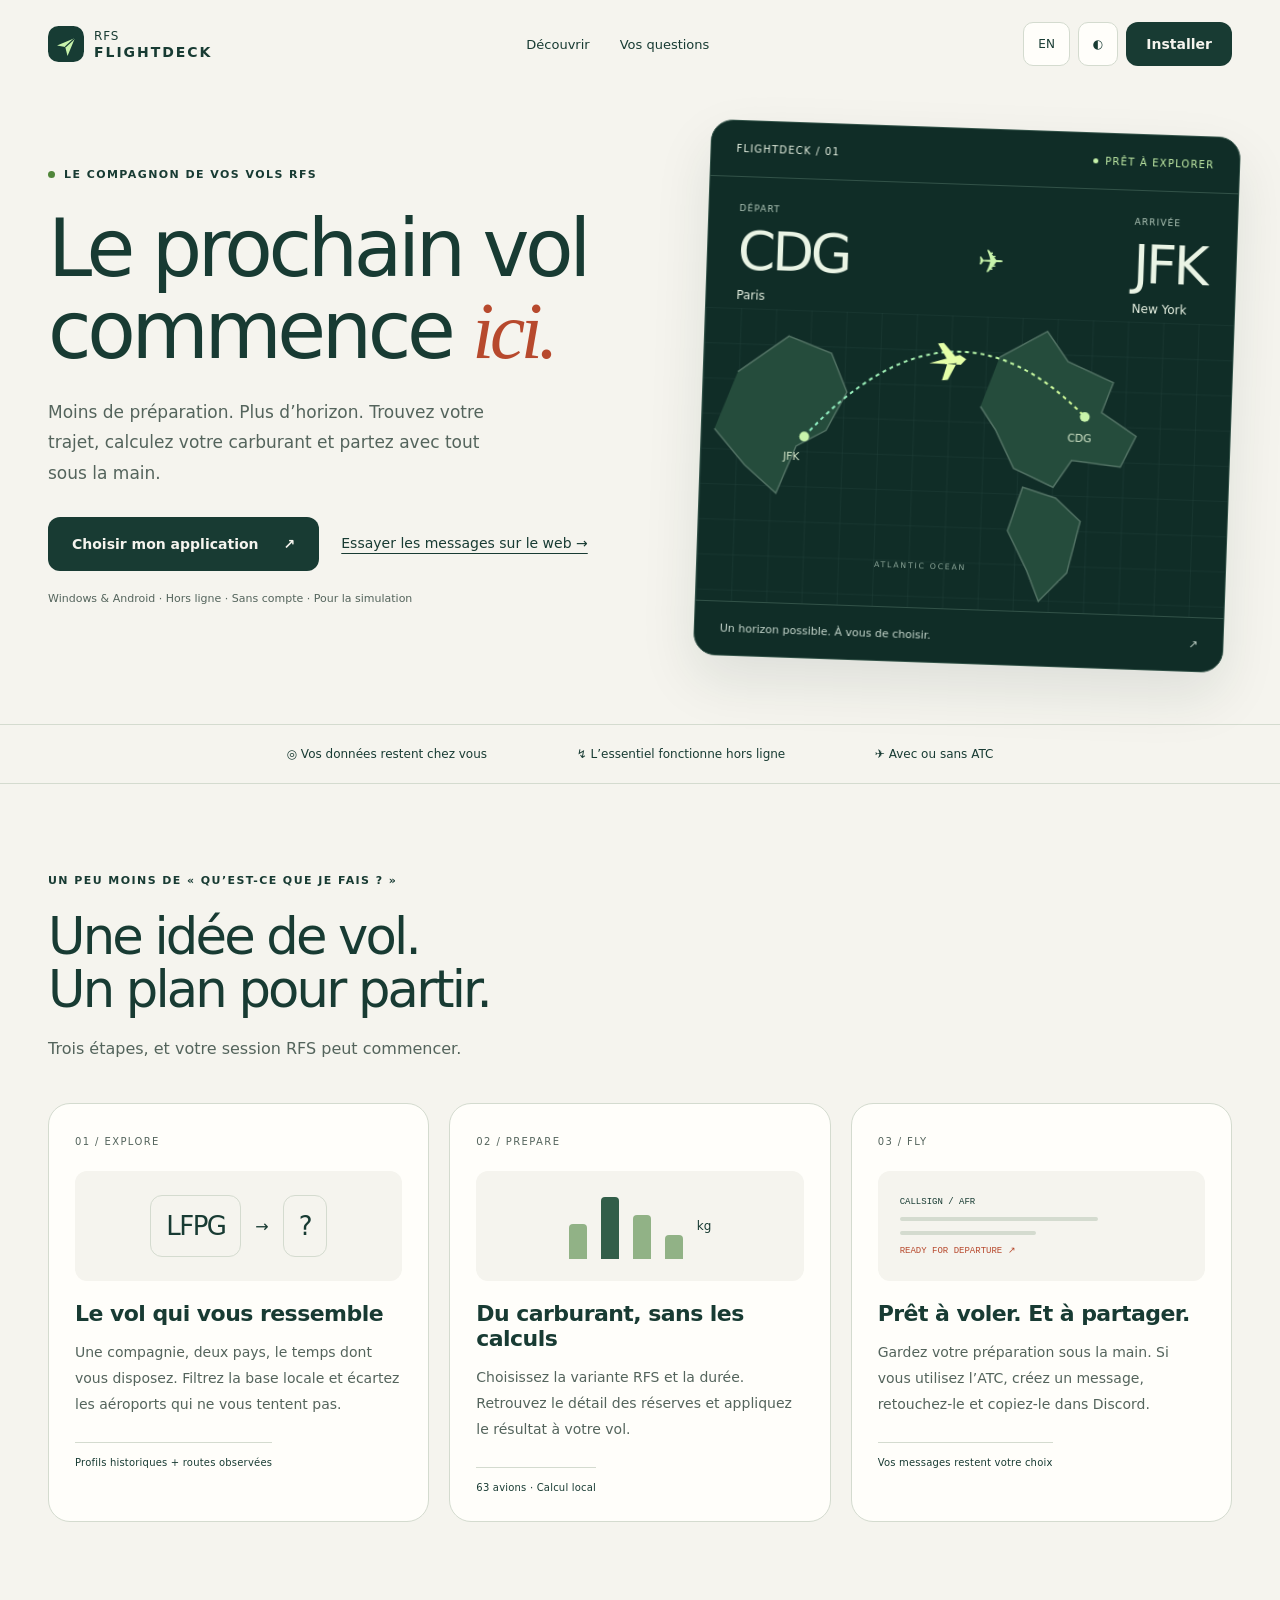
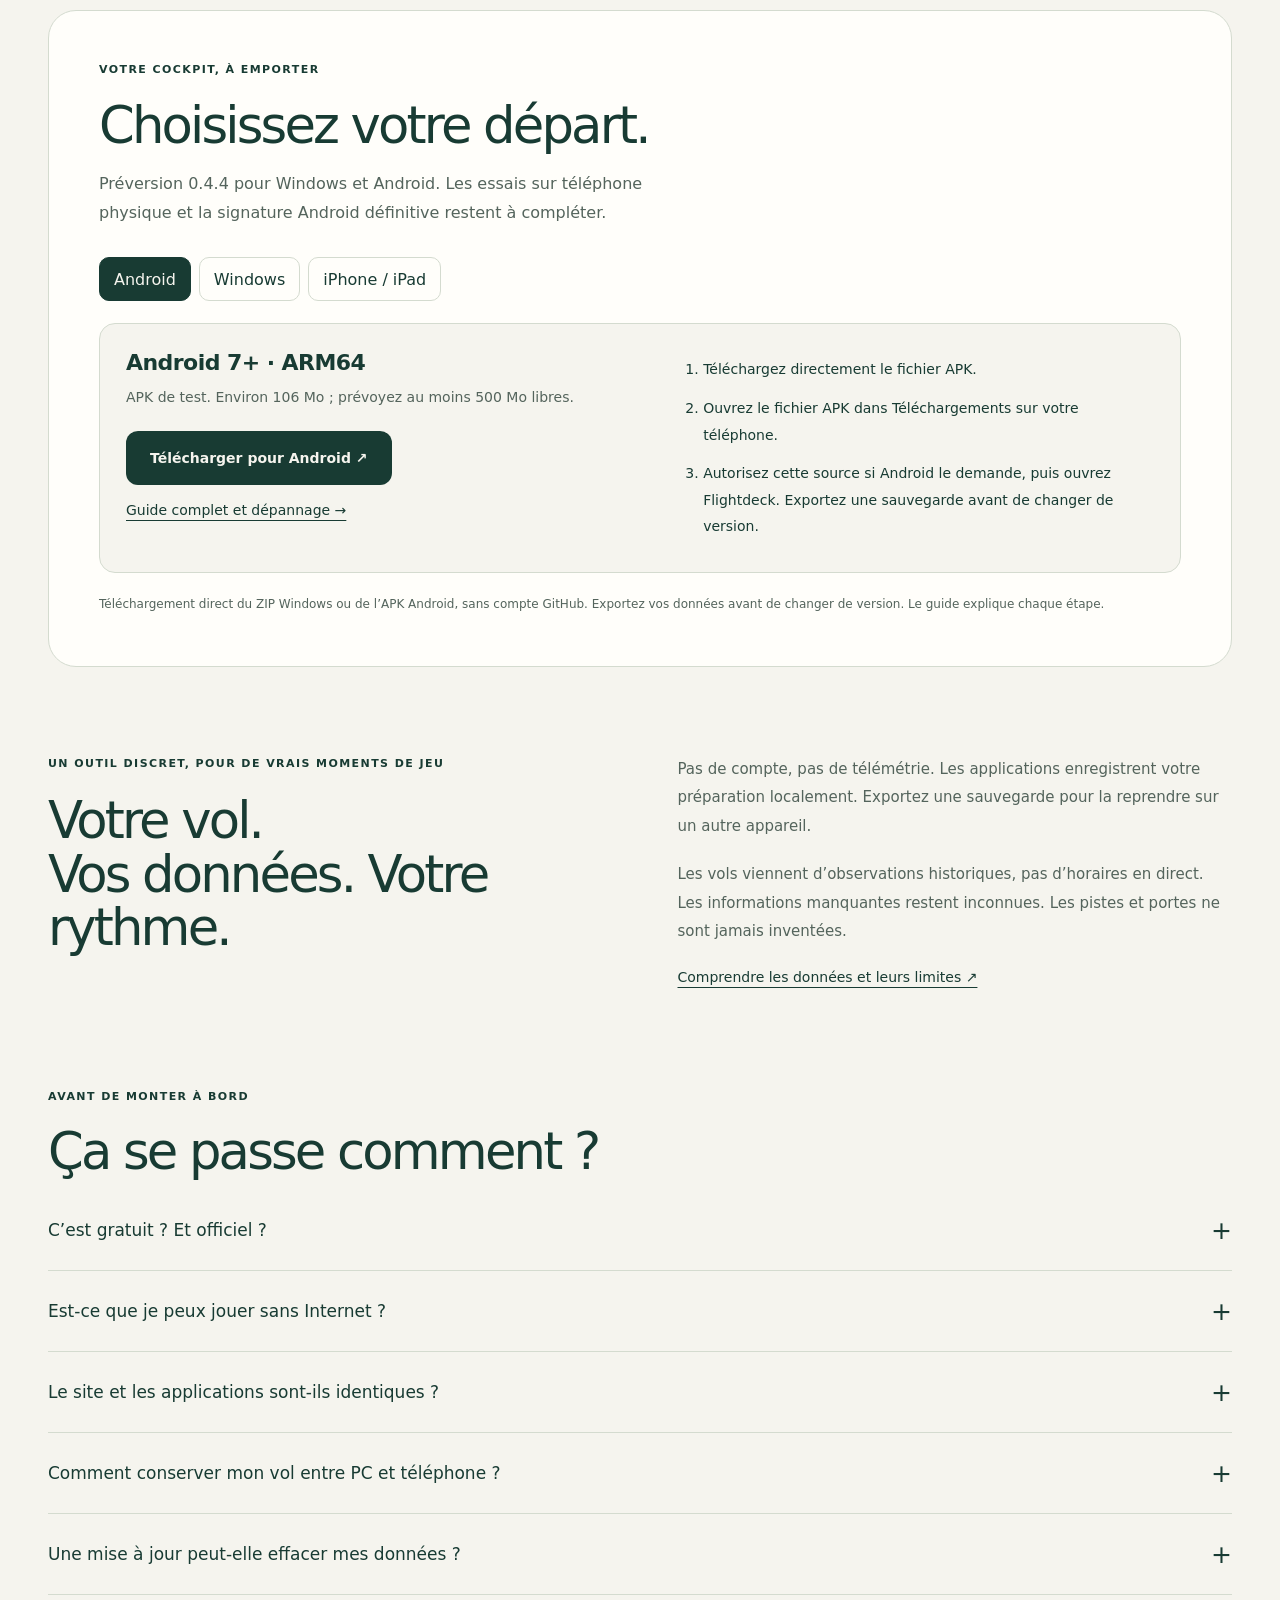
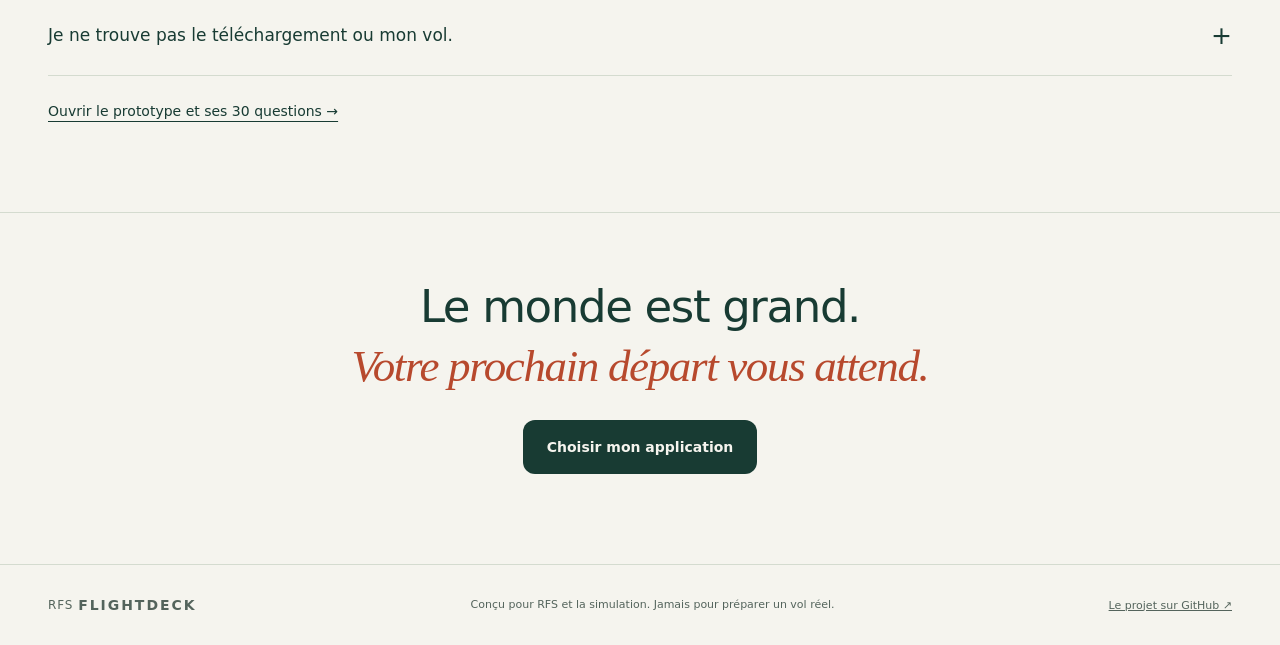
<file: index.html>
<!doctype html>
<html lang="fr"><head>
<meta charset="utf-8"><meta name="viewport" content="width=device-width,initial-scale=1,viewport-fit=cover">
<meta name="description" content="Trouvez un vol, préparez le carburant et créez vos messages pour Real Flight Simulator. RFS Flightdeck fonctionne hors ligne sur Windows et Android.">
<meta name="theme-color" content="#f5f4ee"><title>RFS Flightdeck — Votre prochain vol commence ici</title>
<link rel="icon" href="assets/flightdeck-mark.svg" type="image/svg+xml"><link rel="stylesheet" href="assets/site.css"><script src="assets/site.js" defer></script>
</head><body>
<a class="skip-link" href="#main" data-i18n="skip">Aller au contenu</a>
<header class="site-header"><a class="wordmark" href="#" aria-label="RFS Flightdeck"><img src="assets/flightdeck-mark.svg" alt="" width="36" height="36"><span>RFS <b>FLIGHTDECK</b></span></a><nav aria-label="Navigation"><a href="#discover" data-i18n="discover">Découvrir</a><a href="#questions" data-i18n="help">Vos questions</a></nav><div class="header-actions"><button id="site-language" aria-label="Switch to English">EN</button><button id="site-theme" aria-label="Changer l’apparence">◐</button><a class="button small" href="#download" data-i18n="install">Installer</a></div></header>
<main id="main">
<section class="hero"><div class="hero-copy"><p class="eyebrow"><span class="status-dot"></span><span data-i18n="companion">LE COMPAGNON DE VOS VOLS RFS</span></p><h1 data-i18n="headline">Le prochain vol<br>commence <em>ici.</em></h1><p class="hero-description" data-i18n="description">Moins de préparation. Plus d’horizon. Trouvez votre trajet, calculez votre carburant et partez avec tout sous la main.</p><div class="hero-actions"><a class="button" href="#download"><span data-i18n="getApp">Choisir mon application</span><span aria-hidden="true">↗</span></a><a class="text-link" href="mobile/index.html" data-i18n="try">Essayer les messages sur le web →</a></div><p class="fine" data-i18n="promise">Windows & Android · Hors ligne · Sans compte · Pour la simulation</p><a id="resume-draft" class="draft-link" href="mobile/index.html" hidden data-i18n="draft">Votre brouillon est toujours là. Reprendre →</a></div>
<div class="departure-board" aria-label="Illustration d’un trajet" data-i18n-aria="illustration"><div class="board-top"><span>FLIGHTDECK / 01</span><span class="board-live"><i></i><span data-i18n="ready">PRÊT À EXPLORER</span></span></div><div class="board-route"><div><small data-i18n="departure">DÉPART</small><strong>CDG</strong><span>Paris</span></div><span class="plane-symbol" aria-hidden="true">✈</span><div><small data-i18n="arrival">ARRIVÉE</small><strong>JFK</strong><span>New York</span></div></div>
<svg class="horizon" viewBox="0 0 540 300" aria-hidden="true"><defs><pattern id="grid" width="36" height="36" patternUnits="userSpaceOnUse"><path d="M36 0H0V36" fill="none" stroke="#25433e" stroke-width=".7"/></pattern><linearGradient id="route-glow"><stop stop-color="#8bedc4"/><stop offset="1" stop-color="#d9ff99"/></linearGradient></defs><rect width="540" height="300" fill="url(#grid)"/><path class="coast" d="M35 65L86 27 130 43 147 82 127 122 97 139 78 188 45 160 13 124M302 41L350 13 372 43 419 63 408 94 444 117 429 149 379 144 361 172 320 154 300 115 284 92M330 173L364 183 390 206 378 259 350 289 337 258 316 218Z"/><path class="airway" d="M105 129Q249 -39 391 99"/><circle cx="105" cy="129" r="5"/><circle cx="391" cy="99" r="5"/><g transform="translate(248 47) rotate(-8)"><path d="M-18 0L14 -5 20 0 14 5Z M0 -3L-7 -19 -1 -19 10 -3 M0 3L-7 19 -1 19 10 3" fill="#e4ffa8"/></g><text x="84" y="153">JFK</text><text x="374" y="125">CDG</text><text x="181" y="260" class="ocean-label">ATLANTIC OCEAN</text></svg><div class="board-bottom"><span data-i18n="example">Un horizon possible. À vous de choisir.</span><span aria-hidden="true">↗</span></div></div></section>
<section class="benefit-strip" aria-label="Avantages" data-i18n-aria="benefits"><span data-i18n="local">◎ Vos données restent chez vous</span><span data-i18n="offline">↯ L’essentiel fonctionne hors ligne</span><span data-i18n="optional">✈ Avec ou sans ATC</span></section>
<section id="discover" class="section discovery"><div class="section-heading"><p class="eyebrow" data-i18n="less">UN PEU MOINS DE « QU’EST-CE QUE JE FAIS ? »</p><h2 data-i18n="flow">Une idée de vol.<br>Un plan pour partir.</h2><p data-i18n="flowDescription">Trois étapes, et votre session RFS peut commencer.</p></div><div class="feature-grid">
<article class="feature"><span class="step-number">01 / EXPLORE</span><div class="feature-visual airport-tags" aria-hidden="true"><span>LFPG</span><i>→</i><span>?</span></div><h3 data-i18n="findTitle">Le vol qui vous ressemble</h3><p data-i18n="findDescription">Une compagnie, deux pays, le temps dont vous disposez. Filtrez la base locale et écartez les aéroports qui ne vous tentent pas.</p><span class="feature-tag" data-i18n="dataTag">Profils historiques + routes observées</span></article>
<article class="feature"><span class="step-number">02 / PREPARE</span><div class="feature-visual fuel-bars" aria-hidden="true"><i></i><i></i><i></i><i></i><span>kg</span></div><h3 data-i18n="fuelTitle">Du carburant, sans les calculs</h3><p data-i18n="fuelDescription">Choisissez la variante RFS et la durée. Retrouvez le détail des réserves et appliquez le résultat à votre vol.</p><span class="feature-tag" data-i18n="fuelTag">63 avions · Calcul local</span></article>
<article class="feature"><span class="step-number">03 / FLY</span><div class="feature-visual message-lines" aria-hidden="true"><span>CALLSIGN / AFR</span><i></i><i></i><b>READY FOR DEPARTURE ↗</b></div><h3 data-i18n="messageTitle">Prêt à voler. Et à partager.</h3><p data-i18n="messageDescription">Gardez votre préparation sous la main. Si vous utilisez l’ATC, créez un message, retouchez-le et copiez-le dans Discord.</p><span class="feature-tag" data-i18n="messageTag">Vos messages restent votre choix</span></article></div></section>
<section id="download" class="section download"><div class="section-heading"><p class="eyebrow" data-i18n="take">VOTRE COCKPIT, À EMPORTER</p><h2 data-i18n="downloadTitle">Choisissez votre départ.</h2><p data-i18n="beta">Préversion 0.4.4 pour Windows et Android. Les essais sur téléphone physique et la signature Android définitive restent à compléter.</p></div><div class="platform-tabs" role="tablist" aria-label="Appareil" data-i18n-aria="device"><button id="platform-android" role="tab" aria-selected="true" aria-controls="installation" data-platform="android">Android</button><button id="platform-windows" role="tab" aria-selected="false" aria-controls="installation" data-platform="windows" tabindex="-1">Windows</button><button id="platform-ios" role="tab" aria-selected="false" aria-controls="installation" data-platform="ios" tabindex="-1">iPhone / iPad</button></div><div id="installation" role="tabpanel" aria-labelledby="platform-android" tabindex="0"></div><p class="download-note" data-i18n="downloadNote">Téléchargement direct du ZIP Windows ou de l’APK Android, sans compte GitHub. Exportez vos données avant de changer de version. Le guide explique chaque étape.</p></section>
<section class="section quiet-section"><div><p class="eyebrow" data-i18n="privateLabel">UN OUTIL DISCRET, POUR DE VRAIS MOMENTS DE JEU</p><h2 data-i18n="privateTitle">Votre vol.<br>Vos données. Votre rythme.</h2></div><div class="quiet-copy"><p data-i18n="privateDescription">Pas de compte, pas de télémétrie. Les applications enregistrent votre préparation localement. Exportez une sauvegarde pour la reprendre sur un autre appareil.</p><p data-i18n="dataLimits">Les vols viennent d’observations historiques, pas d’horaires en direct. Les informations manquantes restent inconnues. Les pistes et portes ne sont jamais inventées.</p><a class="text-link" href="https://github.com/nmg06/rfs-flightdeck/blob/main/docs/finder/ENRICHMENT_2026-10-13.md" data-i18n="sources">Comprendre les données et leurs limites ↗</a></div></section>
<section id="questions" class="section faq"><div class="section-heading"><p class="eyebrow" data-i18n="before">AVANT DE MONTER À BORD</p><h2 data-i18n="questions">Ça se passe comment ?</h2></div><div class="faq-list">
<details><summary data-i18n="faq1q">C’est gratuit ? Et officiel ?</summary><p data-i18n="faq1a">Flightdeck est un projet communautaire pour Real Flight Simulator. Il n’est pas affilié à Rortos. Aucun abonnement ni achat n’est nécessaire dans l’application.</p></details>
<details><summary data-i18n="faq2q">Est-ce que je peux jouer sans Internet ?</summary><p data-i18n="faq2a">Sur Windows et Android, les messages, la recherche de vols et le calcul carburant fonctionnent hors ligne. Les couches satellite, vents réels et vérifications de mises à jour sont facultatives et utilisent Internet si vous les activez.</p></details>
<details><summary data-i18n="faq3q">Le site et les applications sont-ils identiques ?</summary><p data-i18n="faq3a">Le site permet d’essayer les messages et le carburant dans un prototype limité. Pour la base de vols locale, la carte et les outils complets, installez l’application Windows ou Android. L’iPhone n’a pas encore d’application équivalente.</p></details>
<details><summary data-i18n="faq4q">Comment conserver mon vol entre PC et téléphone ?</summary><p data-i18n="faq4a">Exportez la sauvegarde JSON dans l’application, transmettez le fichier à l’autre appareil et importez-le. Un aperçu permet de choisir Fusionner ou Remplacer. Il n’y a pas encore de synchronisation automatique.</p></details>
<details><summary data-i18n="faq5q">Une mise à jour peut-elle effacer mes données ?</summary><p data-i18n="faq5a">Exportez une sauvegarde avant de changer de version. Sur Android, installez par-dessus l’application existante avec la même signature. Une désinstallation efface les données privées. Le guide détaille les cas où les APK de test ont une signature différente.</p></details>
<details><summary data-i18n="faq6q">Je ne trouve pas le téléchargement ou mon vol.</summary><p data-i18n="faq6a">Dans « Installer », choisissez Windows ou Android, puis cliquez sur Télécharger. Le fichier ZIP ou APK se télécharge directement, sans compte GitHub. Pour un vol absent, élargissez les filtres ou essayez le catalogue des routes observées. La base ne couvre pas tous les vols ; aucun résultat fictif n’est ajouté.</p></details></div><a class="text-link" href="mobile/index.html#help" data-i18n="moreHelp">Ouvrir le prototype et ses 30 questions →</a></section>
<section class="farewell"><p data-i18n="farewell">Le monde est grand.<br><em>Votre prochain départ vous attend.</em></p><a class="button" href="#download" data-i18n="getApp">Choisir mon application</a></section>
</main><footer><a class="wordmark" href="#">RFS <b>FLIGHTDECK</b></a><p data-i18n="footer">Conçu pour RFS et la simulation. Jamais pour préparer un vol réel.</p><a href="https://github.com/nmg06/rfs-flightdeck" data-i18n="github">Le projet sur GitHub ↗</a></footer>
</body></html>
</file>
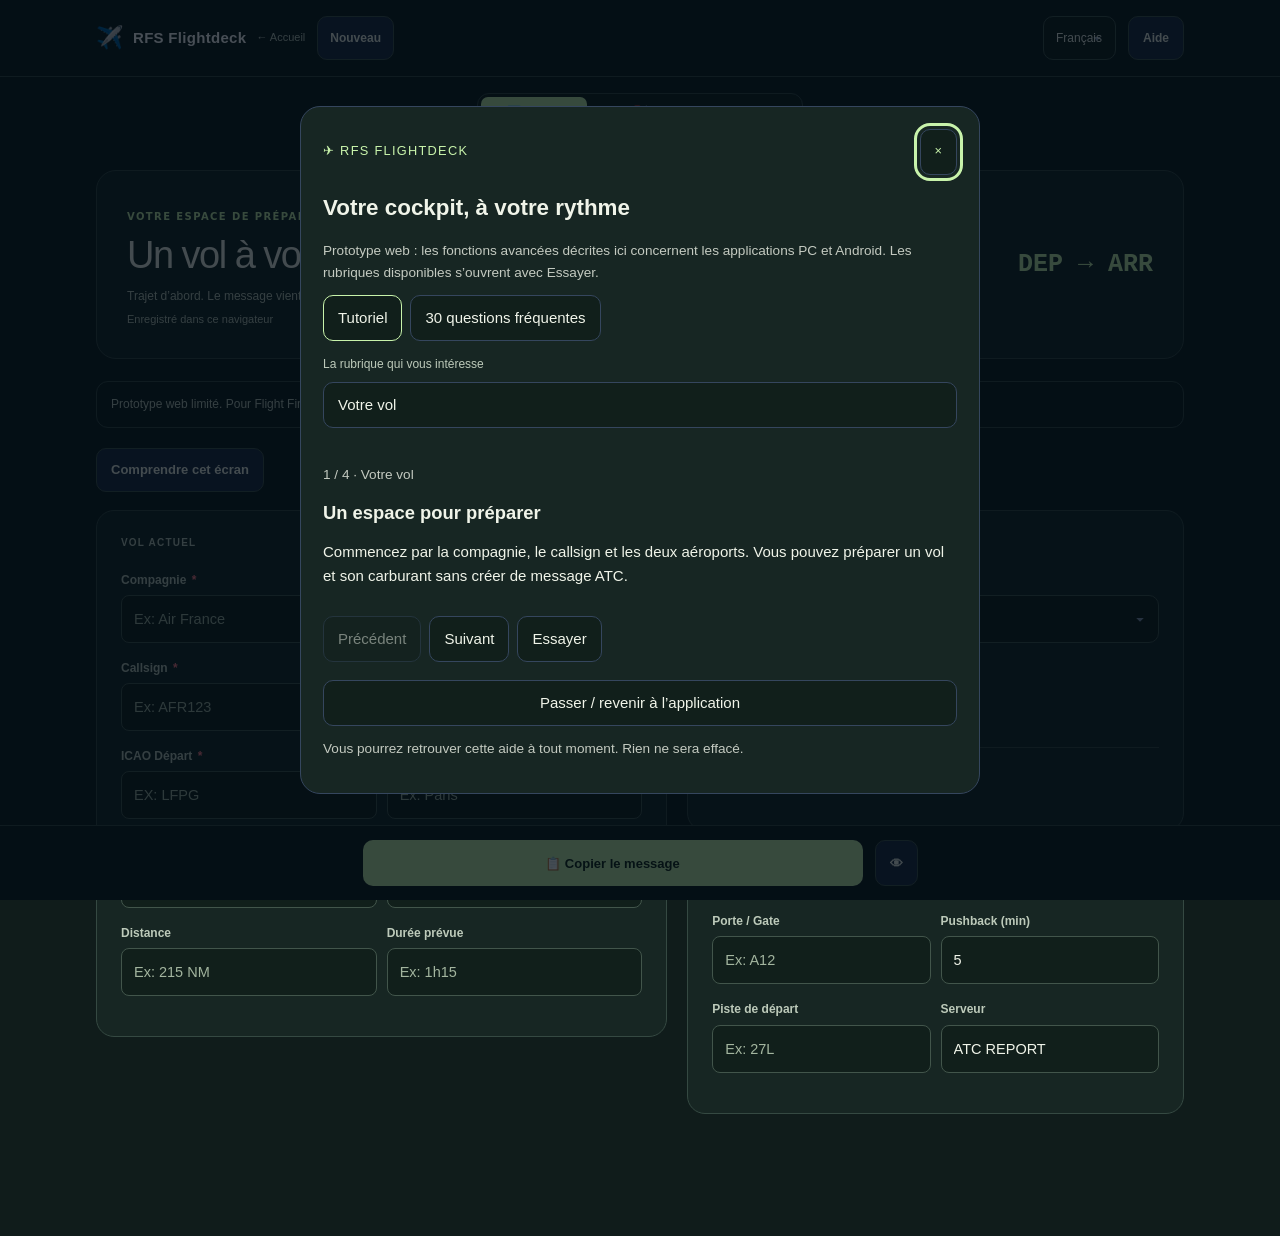
<file: mobile/index.html>
<!DOCTYPE html>
<html lang="fr">
<head>
  <meta charset="UTF-8">
    <meta name="viewport" content="width=device-width, initial-scale=1.0, viewport-fit=cover">
  <meta name="apple-mobile-web-app-capable" content="yes">
  <meta name="apple-mobile-web-app-status-bar-style" content="black-translucent">
  <meta name="theme-color" content="#0B1220">
  <title>RFS Flightdeck — Web prototype</title>
  <link rel="stylesheet" href="help-ui.css">
  <script src="help-content.js" defer></script>
  <script src="help-ui.js" defer></script>
  <script src="help-adapter.js" defer></script>
  <script src="fuel-reference.js" defer></script>
  <script src="fuel.js" defer></script>
  <script src="workspace.js" defer></script>
  <link rel="icon" href="data:image/svg+xml,<svg xmlns='http://www.w3.org/2000/svg' viewBox='0 0 100 100'><text y='.9em' font-size='90'>✈️</text></svg>">
  <style>
    :root {
      --bg: #0B1220;
      --card: #121D2E;
      --card-border: #27364B;
      --input-bg: #0D1726;
      --input-border: #35465E;
      --input-focus: #60A5FA;
      --primary: #2563EB;
      --primary-hover: #1D4ED8;
      --success: #147D59;
      --success-hover: #116A4C;
      --danger: #FF7B86;
      --text: #E6EDF7;
      --text-muted: #8B9CB3;
      --text-dim: #5F6F84;
      --accent: #3AA0FF;
      --radius: 12px;
      --radius-sm: 8px;
      --font-sans: -apple-system, BlinkMacSystemFont, "Segoe UI", Roboto, Helvetica, Arial, sans-serif;
      --font-mono: "JetBrains Mono", "SF Mono", Consolas, "Courier New", monospace;
    }

    * { box-sizing: border-box; margin: 0; padding: 0; -webkit-tap-highlight-color: transparent; }

    body {
      background-color: var(--bg);
      color: var(--text);
      font-family: var(--font-sans);
      font-size: 15px;
      line-height: 1.4;
      min-height: 100vh;
      display: flex;
      flex-direction: column;
      padding-bottom: calc(90px + env(safe-area-inset-bottom));
      scrollbar-color: var(--accent) transparent;
    }

    header {
      flex-wrap: wrap; gap: 8px;
      background: rgba(18, 29, 46, 0.85);
      backdrop-filter: blur(12px);
      -webkit-backdrop-filter: blur(12px);
      border-bottom: 1px solid var(--card-border);
      position: sticky;
      top: 0;
      z-index: 100;
      padding: 12px 16px;
      display: flex;
      align-items: center;
      justify-content: space-between;
    }

    .brand {
      display: flex;
      align-items: center;
      gap: 10px;
    }

    .brand-icon {
      font-size: 22px;
      line-height: 1;
    }

    .brand-title {
      font-size: 16px;
      font-weight: 700;
      color: #fff;
      letter-spacing: -0.2px;
    }

    .brand-badge {
      font-size: 11px;
      background: #18263A;
      color: var(--accent);
      border: 1px solid var(--input-border);
      padding: 2px 6px;
      border-radius: 6px;
      font-weight: 600;
    }

    .tab-bar {
      display: flex;
      background: var(--input-bg);
      border: 1px solid var(--card-border);
      border-radius: 10px;
      padding: 3px;
      margin: 12px 16px 4px 16px;
    }

    .tab-btn {
      flex: 1;
      padding: 8px 12px;
      font-size: 13.5px;
      font-weight: 600;
      text-align: center;
      background: transparent;
      border: none;
      color: var(--text-muted);
      border-radius: 7px;
      cursor: pointer;
      transition: all 0.2s ease;
    }

    .tab-btn.active {
      background: var(--primary);
      color: #fff;
      box-shadow: 0 2px 8px rgba(37, 99, 235, 0.4);
    }

    .container {
      padding: 12px 16px;
      max-width: 680px;
      margin: 0 auto;
      width: 100%;
    }

    .panel { display: none; }
    .panel.active { display: block; }

    .card {
      background: var(--card);
      border: 1px solid var(--card-border);
      border-radius: var(--radius);
      padding: 16px;
      margin-bottom: 14px;
      box-shadow: 0 4px 14px rgba(0, 0, 0, 0.25);
    }

    .card-title {
      font-size: 13.5px;
      font-weight: 700;
      color: var(--accent);
      text-transform: uppercase;
      letter-spacing: 0.5px;
      margin-bottom: 12px;
      display: flex;
      align-items: center;
      justify-content: space-between;
    }

    .grid-2 {
      display: grid;
      grid-template-columns: 1fr 1fr;
      gap: 10px;
    }

    .field {
      margin-bottom: 12px;
    }

    .field label {
      display: block;
      font-size: 12px;
      font-weight: 600;
      color: var(--text-muted);
      margin-bottom: 5px;
    }

    .field label .req {
      color: var(--danger);
      margin-left: 2px;
    }

    input[type="text"], input[type="number"], select, textarea {
      width: 100%;
      background: var(--input-bg);
      border: 1px solid var(--input-border);
      color: var(--text);
      padding: 10px 12px;
      border-radius: var(--radius-sm);
      font-size: 14.5px;
      font-family: inherit;
      outline: none;
      transition: border-color 0.2s;
      -webkit-appearance: none;
    }

    input:focus, select:focus, textarea:focus {
      border-color: var(--input-focus);
    }

    input::placeholder, textarea::placeholder {
      color: var(--text-dim);
    }

    select {
      background-image: url("data:image/svg+xml,%3Csvg xmlns='http://www.w3.org/2000/svg' width='12' height='12' fill='%238B9CB3' viewBox='0 0 16 16'%3E%3Cpath d='M8 11.5l-5-5h10l-5 5z'/%3E%3C/svg%3E");
      background-repeat: no-repeat;
      background-position: right 12px center;
      padding-right: 32px;
    }

    .preview-box {
      background: var(--input-bg);
      border: 1px solid var(--input-border);
      border-radius: var(--radius-sm);
      padding: 14px;
      font-family: var(--font-mono);
      font-size: 13px;
      line-height: 1.5;
      color: #E2E8F0;
      white-space: pre-wrap;
      word-break: break-word;
      min-height: 240px;
      user-select: text;
      -webkit-user-select: text;
    }

    .preview-meta {
      display: flex;
      justify-content: space-between;
      font-size: 11.5px;
      color: var(--text-muted);
      margin-top: 8px;
    }

    .preview-meta .limit-warn {
      color: var(--danger);
      font-weight: 700;
    }

    .bottom-bar {
      position: fixed;
      bottom: 0;
      left: 0;
      right: 0;
      background: rgba(11, 18, 32, 0.95);
      backdrop-filter: blur(16px);
      -webkit-backdrop-filter: blur(16px);
      border-top: 1px solid var(--card-border);
      padding: 12px 16px max(12px, env(safe-area-inset-bottom));
      z-index: 99;
      display: flex;
      gap: 10px;
    }

    .btn {
      display: inline-flex;
      align-items: center;
      justify-content: center;
      gap: 8px;
      padding: 13px 20px;
      font-size: 15px;
      font-weight: 700;
      border-radius: 10px;
      border: none;
      cursor: pointer;
      transition: all 0.2s ease;
      text-align: center;
    }

    .btn-primary {
      background: var(--primary);
      color: #fff;
      flex: 1;
      box-shadow: 0 4px 14px rgba(37, 99, 235, 0.4);
    }

    .btn-primary:active {
      transform: scale(0.98);
      background: var(--primary-hover);
    }

    .btn-success {
      background: var(--success);
      color: #fff;
    }

    .btn-secondary {
      background: #1C2B40;
      color: var(--text);
      border: 1px solid var(--input-border);
      padding: 13px 14px;
    }

    .toast {
      position: fixed;
      top: 70px;
      left: 50%;
      transform: translateX(-50%) translateY(-20px);
      background: #10B981;
      color: #fff;
      padding: 10px 20px;
      border-radius: 20px;
      font-size: 13.5px;
      font-weight: 700;
      box-shadow: 0 8px 24px rgba(0, 0, 0, 0.4);
      opacity: 0;
      pointer-events: none;
      transition: all 0.3s cubic-bezier(0.16, 1, 0.3, 1);
      z-index: 999;
      display: flex;
      align-items: center;
      gap: 8px;
    }

    .toast.show {
      transform: translateX(-50%) translateY(0);
      opacity: 1;
    }
  </style>
  <link rel="stylesheet" href="workspace.css">
</head>
<body>

  <header>
    <div class="brand">
      <span class="brand-icon">✈️</span>
      <div>
        <div class="brand-title">RFS Flightdeck</div>
      </div>
      <span class="brand-badge">Mobile</span>
    </div>
    <button class="btn btn-secondary" style="padding:6px 12px;font-size:12px;" onclick="resetForm()">Nouveau</button>
  </header>

  <div class="tab-bar">
    <button class="tab-btn active" id="tab-form" onclick="switchTab('form')">📝 Vol & Saisie</button>
    <button class="tab-btn" id="tab-fuel" onclick="switchTab('fuel')">⛽ Carburant</button>
    <button class="tab-btn" id="tab-preview" onclick="switchTab('preview')">👁 Aperçu</button>
  </div>

  <div class="container">
    <!-- PANEL 1: FORM -->
    <div class="panel active" id="panel-form">
      
      <!-- OPTIONS RAPIDES -->
      <div class="card">
        <div class="card-title">Configuration</div>
        <div class="field">
          <label>Type de message <span class="req">*</span></label>
          <select id="msg_type" onchange="onTypeChanged()">
            <option value="ATC REQUEST">ATC REQUEST (Départ / Porte)</option>
            <option value="AIRBORNE">AIRBORNE (En vol)</option>
            <option value="ARRIVAL BOARD">ARRIVAL BOARD (Arrivée)</option>
            <option value="FLIGHT COMPLETED">FLIGHT COMPLETED (Vol terminé)</option>
            <option value="PUSHBACK">PUSHBACK</option>
            <option value="TAXI">TAXI</option>
            <option value="ATIS">ATIS</option>
            <option value="DISPATCH FORM">DISPATCH FORM</option>
          </select>
        </div>

        <div class="grid-2">
          <div class="field">
            <label>Pseudo RFS</label>
            <input type="text" id="pilot_name" value="" placeholder="RFS" oninput="render()">
          </div>
          <div class="field">
            <label>Design</label>
            <select id="design" onchange="render()">
              <option value="Bulletin">Bulletin</option>
              <option value="Classique">Classique</option>
              <option value="Moderne">Moderne</option>
              <option value="Minimal">Minimal</option>
              <option value="Pilote">Pilote</option>
              <option value="Aviation">Aviation</option>
            </select>
          </div>
        </div>

        <div class="grid-2">
          <div class="field">
            <label>Longueur</label>
            <select id="length" onchange="render()">
              <option value="Court">Court</option>
              <option value="Moyen" selected>Moyen</option>
              <option value="Détaillé">Détaillé</option>
            </select>
          </div>
          <div class="field">
            <label>Emojis</label>
            <select id="emojis" onchange="render()">
              <option value="Classique">Classique</option>
              <option value="Aviation">Aviation</option>
              <option value="Alternatif" selected>Alternatif</option>
              <option value="Sans emojis">Sans emojis</option>
            </select>
          </div>
        </div>
      </div>

      <!-- VOL ACTUEL -->
      <div class="card">
        <div class="card-title">Vol actuel</div>

        <div class="grid-2">
          <div class="field">
            <label>Compagnie <span class="req">*</span></label>
            <input type="text" id="airline" placeholder="Ex: Air France" oninput="render()">
          </div>
          <div class="field">
            <label>Avion / Modèle <span class="req">*</span></label>
            <input type="text" id="aircraft" placeholder="Ex: Airbus A320neo" oninput="render()">
          </div>
        </div>

        <div class="grid-2">
          <div class="field">
            <label>Callsign <span class="req">*</span></label>
            <input type="text" id="callsign" placeholder="Ex: AFR123" oninput="render()">
          </div>
          <div class="field">
            <label>Niveau de vol</label>
            <input type="text" id="cruise_fl" placeholder="Ex: FL350 ou 350" oninput="render()">
          </div>
        </div>

        <div class="grid-2">
          <div class="field">
            <label>ICAO Départ <span class="req">*</span></label>
            <input type="text" id="dep_icao" placeholder="Ex: LFPG" maxlength="4" style="text-transform:uppercase" oninput="render()">
          </div>
          <div class="field">
            <label>Ville départ</label>
            <input type="text" id="dep_city" placeholder="Ex: Paris" oninput="render()">
          </div>
        </div>

        <div class="grid-2">
          <div class="field">
            <label>ICAO Arrivée <span class="req">*</span></label>
            <input type="text" id="arr_icao" placeholder="Ex: EGLL" maxlength="4" style="text-transform:uppercase" oninput="render()">
          </div>
          <div class="field">
            <label>Ville arrivée</label>
            <input type="text" id="arr_city" placeholder="Ex: Londres" oninput="render()">
          </div>
        </div>

        <div class="grid-2">
          <div class="field">
            <label>Distance</label>
            <input type="text" id="distance" placeholder="Ex: 215 NM" oninput="render()">
          </div>
          <div class="field">
            <label>Durée prévue</label>
            <input type="text" id="ete" placeholder="Ex: 1h15" oninput="render()">
          </div>
        </div>
      </div>

      <!-- INFORMATIONS DU MESSAGE -->
      <div class="card" id="card-message-fields">
        <div class="card-title">Informations du message</div>

        <!-- Dynamic fields -->
        <div id="dynamic-fields"></div>
      </div>

    </div>

    <!-- PANEL 3: FUEL CALCULATOR -->
    <div class="panel" id="panel-fuel">
      <div class="card">
        <div class="card-title">Calculateur de Carburant RFS</div>
        <p style="font-size:12px;color:var(--text-muted);margin-bottom:12px;">
          Estimation basée sur les données réelles RFS • Simulation uniquement, jamais pour un vol réel.
        </p>

        <div class="field">
          <label>Avion / Variante RFS <span class="req">*</span></label>
          <select id="fuel_aircraft" onchange="calculateWebFuel()">
<option value="">-- Choisir un avion / variante --</option>
</select>
        </div>

        <div class="grid-2">
          <div class="field">
            <label>Durée estimée <span class="req">*</span></label>
            <input type="text" id="fuel_hours" placeholder="Ex: 5h30 ou 5.5" oninput="calculateWebFuel()">
          </div>
          <div class="field">
            <label>Dégagement (NM)</label>
            <input type="number" id="fuel_alternate_nm" value="150" placeholder="150" oninput="calculateWebFuel()">
          </div>
        </div>

        <button class="btn btn-primary" style="width:100%;margin-top:6px;" onclick="calculateWebFuel()">
          Calculer le carburant
        </button>
      </div>

      <!-- TABLE DE CARBURANT -->
      <div class="card" id="fuel_results_card" style="display:none;">
        <div class="card-title">Détail du carburant estimé</div>
        
        <table style="width:100%;border-collapse:collapse;font-size:13.5px;margin-bottom:14px;">
          <tr style="border-bottom:1px solid var(--input-border);color:var(--text-muted);text-align:left;">
            <th style="padding:6px 0;">Composant</th>
            <th style="padding:6px 0;text-align:right;">Masse (kg)</th>
          </tr>
          <tr style="border-bottom:1px solid var(--card-border);">
            <td style="padding:7px 0;">Taxi départ (6 min × 1,4)</td>
            <td style="padding:7px 0;text-align:right;" id="res_taxi_out">—</td>
          </tr>
          <tr style="border-bottom:1px solid var(--card-border);">
            <td style="padding:7px 0;">Trajet (Trip Fuel)</td>
            <td style="padding:7px 0;text-align:right;" id="res_trip">—</td>
          </tr>
          <tr style="border-bottom:1px solid var(--card-border);">
            <td style="padding:7px 0;">Contingence (5 % du trajet)</td>
            <td style="padding:7px 0;text-align:right;" id="res_contingency">—</td>
          </tr>
          <tr style="border-bottom:1px solid var(--card-border);">
            <td style="padding:7px 0;">Alternate (dégagement)</td>
            <td style="padding:7px 0;text-align:right;" id="res_alternate">—</td>
          </tr>
          <tr style="border-bottom:1px solid var(--card-border);">
            <td style="padding:7px 0;">Réserve finale (30 min)</td>
            <td style="padding:7px 0;text-align:right;" id="res_reserve">—</td>
          </tr>
          <tr style="border-bottom:1px solid var(--card-border);">
            <td style="padding:7px 0;">Taxi arrivée (4 min × 1,4)</td>
            <td style="padding:7px 0;text-align:right;" id="res_taxi_in">—</td>
          </tr>
          <tr style="font-weight:700;color:var(--accent);font-size:15px;">
            <td style="padding:10px 0;">TOTAL BLOC</td>
            <td style="padding:10px 0;text-align:right;" id="res_total">—</td>
          </tr>
        </table>

        <button class="btn btn-success" style="width:100%;" onclick="applyFuelToFlight()">
          ✓ Appliquer cet avion et carburant au vol
        </button>
      </div>
    </div>

    <!-- PANEL 2: PREVIEW -->
    <div class="panel" id="panel-preview">
      <div class="card">
        <div class="card-title">
          <span>Aperçu Discord</span>
          <span style="font-size:12px;color:var(--text-muted);font-weight:normal;">En direct</span>
        </div>
        <div class="preview-box" id="preview_text">Le message se construit pendant la saisie…</div>
        <div class="preview-meta">
          <span id="char_count">0 / 2 000 car.</span>
          <span id="emoji_count">0 / 6 emojis</span>
        </div>
      </div>
    </div>
  </div>

  <!-- FLOATING BOTTOM BAR -->
  <div class="bottom-bar">
    <button class="btn btn-primary" onclick="copyMessage()">
      <span>📋 Copier le message</span>
    </button>
    <button class="btn btn-secondary" onclick="togglePreview()">
      <span id="preview-toggle-icon">👁</span>
    </button>
  </div>

  <div class="toast" id="toast">Copié dans le presse-papiers ! ✓</div>

  <script>
    // Local storage key
    const STORAGE_KEY = 'rfs_mobile_state_v1';

    // State
    let state = {
      msg_type: 'ATC REQUEST',
      pilot_name: '',
      design: 'Bulletin',
      length: 'Moyen',
      emojis: 'Alternatif',
      airline: '',
      aircraft: '',
      callsign: '',
      cruise_fl: '',
      dep_icao: '',
      dep_city: '',
      arr_icao: '',
      arr_city: '',
      distance: '',
      ete: '',
      // dynamic
      server: 'ATC REPORT',
      gate: '',
      pushback: '5',
      dep_runway: '',
      climb_target: 'FL',
      climb_waypoint: '',
      controller: '',
      arr_runway: '',
      arr_status: 'On Final',
      approach: 'ILS',
      touchdown: '-120'
    };

    function loadState() {
      try {
        const saved = localStorage.getItem(STORAGE_KEY);
        if (saved) {
          state = { ...state, ...JSON.parse(saved) };
        }
      } catch (e) {}

      for (const [k, v] of Object.entries(state)) {
        const el = document.getElementById(k);
        if (el) el.value = v;
      }
    }

    function saveState() {
      try {
        localStorage.setItem(STORAGE_KEY, JSON.stringify(state));
      } catch (e) {}
    }

    function switchTab(name) {
      document.querySelectorAll('.tab-btn').forEach(b => b.classList.remove('active'));
      document.querySelectorAll('.panel').forEach(p => p.classList.remove('active'));
      document.getElementById('tab-' + name).classList.add('active');
      document.getElementById('panel-' + name).classList.add('active');
    }

    function togglePreview() {
      const isPreview = document.getElementById('panel-preview').classList.contains('active');
      switchTab(isPreview ? 'form' : 'preview');
    }

    function onTypeChanged() {
      state.msg_type = document.getElementById('msg_type').value;
      updateDynamicFields();
      render();
    }

    function updateDynamicFields() {
      const container = document.getElementById('dynamic-fields');
      const type = state.msg_type;
      let html = '';

      if (type === 'ATC REQUEST') {
        html = `
          <div class="grid-2">
            <div class="field">
              <label>Porte / Gate</label>
              <input type="text" id="gate" value="${state.gate || ''}" placeholder="Ex: A12" oninput="onFieldInput(this)">
            </div>
            <div class="field">
              <label>Pushback (min)</label>
              <input type="text" id="pushback" value="${state.pushback || '5'}" placeholder="Ex: 5" oninput="onFieldInput(this)">
            </div>
          </div>
          <div class="grid-2">
            <div class="field">
              <label>Piste de départ</label>
              <input type="text" id="dep_runway" value="${state.dep_runway || ''}" placeholder="Ex: 27L" oninput="onFieldInput(this)">
            </div>
            <div class="field">
              <label>Serveur</label>
              <input type="text" id="server" value="${state.server || 'ATC REPORT'}" oninput="onFieldInput(this)">
            </div>
          </div>
        `;
      } else if (type === 'AIRBORNE') {
        html = `
          <div class="grid-2">
            <div class="field">
              <label>Piste utilisée</label>
              <input type="text" id="dep_runway" value="${state.dep_runway || ''}" placeholder="Ex: 27L" oninput="onFieldInput(this)">
            </div>
            <div class="field">
              <label>Contrôleur ATC</label>
              <input type="text" id="controller" value="${state.controller || ''}" placeholder="Ex: JohnATC" oninput="onFieldInput(this)">
            </div>
          </div>
        `;
      } else if (type === 'ARRIVAL BOARD') {
        html = `
          <div class="grid-2">
            <div class="field">
              <label>Piste d'arrivée</label>
              <input type="text" id="arr_runway" value="${state.arr_runway || ''}" placeholder="Ex: 09R" oninput="onFieldInput(this)">
            </div>
            <div class="field">
              <label>Statut</label>
              <input type="text" id="arr_status" value="${state.arr_status || 'On Final'}" placeholder="Ex: On Final" oninput="onFieldInput(this)">
            </div>
          </div>
          <div class="grid-2">
            <div class="field">
              <label>Approche</label>
              <input type="text" id="approach" value="${state.approach || 'ILS'}" placeholder="Ex: ILS" oninput="onFieldInput(this)">
            </div>
            <div class="field">
              <label>Serveur</label>
              <input type="text" id="server" value="${state.server || 'ATC REPORT'}" oninput="onFieldInput(this)">
            </div>
          </div>
        `;
      } else if (type === 'FLIGHT COMPLETED') {
        html = `
          <div class="grid-2">
            <div class="field">
              <label>Piste atterrissage</label>
              <input type="text" id="arr_runway" value="${state.arr_runway || ''}" placeholder="Ex: 09R" oninput="onFieldInput(this)">
            </div>
            <div class="field">
              <label>Touchdown (fpm)</label>
              <input type="text" id="touchdown" value="${state.touchdown || '-120'}" placeholder="Ex: -120 fpm" oninput="onFieldInput(this)">
            </div>
          </div>
          <div class="field">
            <label>Contrôleur ATC</label>
            <input type="text" id="controller" value="${state.controller || ''}" placeholder="Ex: JohnATC" oninput="onFieldInput(this)">
          </div>
        `;
      } else {
        html = `
          <div class="field">
            <label>Serveur</label>
            <input type="text" id="server" value="${state.server || 'ATC REPORT'}" oninput="onFieldInput(this)">
          </div>
        `;
      }

      container.innerHTML = html;
    }

    function onFieldInput(el) {
      state[el.id] = el.value;
      render();
    }

    function formatRunway(r) {
      if (!r) return '';
      r = r.replace(/^(?:RWY|RUNWAY)\s*/i, '').trim();
      return r ? 'RWY ' + r : '';
    }

    function formatFL(fl) {
      if (!fl) return '';
      fl = fl.trim();
      return fl.toUpperCase().startsWith('FL') ? fl.toUpperCase() : 'FL' + fl;
    }

    function render() {
      // sync values from DOM
      const keys = ['pilot_name', 'design', 'length', 'emojis', 'airline', 'aircraft', 'callsign', 'cruise_fl', 'dep_icao', 'dep_city', 'arr_icao', 'arr_city', 'distance', 'ete'];
      keys.forEach(k => {
        const el = document.getElementById(k);
        if (el) state[k] = el.value;
      });

      saveState();

      const type = state.msg_type;
      const pilot = state.pilot_name.trim();
      const airline = state.airline.trim().toUpperCase();
      const aircraft = state.aircraft.trim();
      const callsign = state.callsign.trim().toUpperCase();
      const depIcao = state.dep_icao.trim().toUpperCase();
      const depCity = state.dep_city.trim();
      const arrIcao = state.arr_icao.trim().toUpperCase();
      const arrCity = state.arr_city.trim();
      const fl = formatFL(state.cruise_fl);
      const dist = state.distance.trim();
      const ete = state.ete.trim();

      const boxWidth = 27;
      const lineCenter = (str) => {
        const left = Math.max(0, Math.floor((boxWidth - str.length) / 2));
        const right = Math.max(0, boxWidth - str.length - left);
        return ' '.repeat(left) + str + ' '.repeat(right);
      };

      const headerBox = `╭${'─'.repeat(boxWidth)}╮\n${lineCenter(type)}\n╰${'─'.repeat(boxWidth)}╯`;

      const identityLines = [];
      if (airline) identityLines.push(airline);
      if (pilot && aircraft) identityLines.push(`✈ ${pilot} │ ${aircraft}`);
      else if (pilot) identityLines.push(`✈ ${pilot}`);
      if (callsign) identityLines.push(`CALLSIGN : ${callsign}`);

      const routeLines = [];
      const depStr = depIcao ? (depCity ? `${depIcao} • ${depCity}` : depIcao) : '';
      const arrStr = arrIcao ? (arrCity ? `${arrIcao} • ${arrCity}` : arrIcao) : '';
      if (depStr && arrStr) {
        routeLines.push(`🛫 ${depStr}\n🛬 ${arrStr}`);
      } else if (depStr) {
        routeLines.push(`🛫 ${depStr}`);
      } else if (arrStr) {
        routeLines.push(`🛬 ${arrStr}`);
      }

      const infoLines = [];
      if (type === 'ATC REQUEST') {
        if (depIcao) infoLines.push(`ICAO　　 : ${depIcao}`);
        const gate = state.gate ? `Gate ${state.gate.trim()} • Parking` : '';
        if (gate) infoLines.push(`STATUS　 : ${gate}`);
        if (state.pushback) infoLines.push(`PUSHBACK : in ${state.pushback} minute${state.pushback !== '1' ? 's' : ''}`);
        if (state.dep_runway) infoLines.push(`RUNWAY　 : ${formatRunway(state.dep_runway)}`);
        if (fl) infoLines.push(`CRUISE　 : ${fl}`);
        if (dist) infoLines.push(`ROUTE　　 : ${dist}`);
        if (ete) infoLines.push(`ETE　　　 : ${ete}`);
        if (state.server) infoLines.push(`SERVER　 : ${state.server}`);
      } else if (type === 'AIRBORNE') {
        infoLines.push(`STATUS　 : Airborne`);
        if (state.dep_runway) infoLines.push(`RUNWAY　 : ${formatRunway(state.dep_runway)}`);
        if (fl) infoLines.push(`CRUISE　 : ${fl}`);
        if (dist) infoLines.push(`ROUTE　　 : ${dist}`);
        if (ete) infoLines.push(`ETE　　　 : ${ete}`);
      } else if (type === 'ARRIVAL BOARD') {
        if (state.arr_status) infoLines.push(`STATUS　 : ${state.arr_status}`);
        if (state.arr_runway) infoLines.push(`RUNWAY　 : ${formatRunway(state.arr_runway)}`);
        if (state.approach) infoLines.push(`APPROACH : ${state.approach}`);
        if (state.server) infoLines.push(`SERVER　 : ${state.server}`);
      } else if (type === 'FLIGHT COMPLETED') {
        if (state.arr_runway) infoLines.push(`RUNWAY　 : ${formatRunway(state.arr_runway)}`);
        if (state.touchdown) infoLines.push(`TOUCHDOWN: ${state.touchdown}`);
        if (ete) infoLines.push(`FLIGHT　 : ${ete}`);
      }

      const blocks = [];
      blocks.push(headerBox);
      if (identityLines.length) blocks.push(identityLines.join('\n'));
      if (routeLines.length) blocks.push(routeLines.join('\n'));
      if (infoLines.length) blocks.push(infoLines.join('\n'));

      if (type === 'ATC REQUEST') {
        if (depIcao) blocks.push(`Requesting Ground and Tower for departure at ${depIcao}.`);
        blocks.push(`「REQUESTING ATC」\n@RFS ATC`);
      } else if (type === 'AIRBORNE') {
        if (state.controller) {
          blocks.push(`Big thanks to @${state.controller.replace(/^@/, '')} for the ATC on the ground and departure 🙏`);
        }
      } else if (type === 'ARRIVAL BOARD') {
        blocks.push(`「REQUESTING ATC REPORT」\n@RFS ATC`);
      } else if (type === 'FLIGHT COMPLETED') {
        if (state.controller) {
          blocks.push(`Thanks for ATC 🙏 @${state.controller.replace(/^@/, '')}`);
        }
      }

      const finalText = blocks.join('\n\n');
      document.getElementById('preview_text').textContent = finalText;

      // Stats
      const chars = finalText.length;
      const charEl = document.getElementById('char_count');
      charEl.textContent = `${chars} / 2 000 car.`;
      charEl.className = chars > 2000 ? 'limit-warn' : '';

      const emojis = (finalText.match(/[\uD800-\uDBFF][\uDC00-\uDFFF]|\p{Emoji_Presentation}/gu) || []).length;
      const emojiEl = document.getElementById('emoji_count');
      emojiEl.textContent = `${emojis} / 6 emojis`;
      emojiEl.className = emojis > 6 ? 'limit-warn' : '';
    }

    function copyMessage() {
      const text = document.getElementById('preview_text').textContent;
      navigator.clipboard.writeText(text).then(() => {
        if (navigator.vibrate) navigator.vibrate(40);
        showToast('Copié dans le presse-papiers ! ✓');
      }).catch(() => {
        // fallback
        const area = document.createElement('textarea');
        area.value = text;
        document.body.appendChild(area);
        area.select();
        document.execCommand('copy');
        document.body.removeChild(area);
        showToast('Copié ! ✓');
      });
    }

    function showToast(msg) {
      const t = document.getElementById('toast');
      t.textContent = msg;
      t.classList.add('show');
      setTimeout(() => t.classList.remove('show'), 2200);
    }

    function resetForm() {
      if (confirm('Voulez-vous effacer le vol actuel ?')) {
        ['airline', 'aircraft', 'callsign', 'cruise_fl', 'dep_icao', 'dep_city', 'arr_icao', 'arr_city', 'distance', 'ete', 'gate', 'dep_runway', 'arr_runway'].forEach(id => {
          const el = document.getElementById(id);
          if (el) el.value = '';
        });
        render();
      }
    }

    // Init
    window.addEventListener('DOMContentLoaded', () => {
      loadState();
      updateDynamicFields();
      render();
    });
  </script>
</body>
</html>
</file>
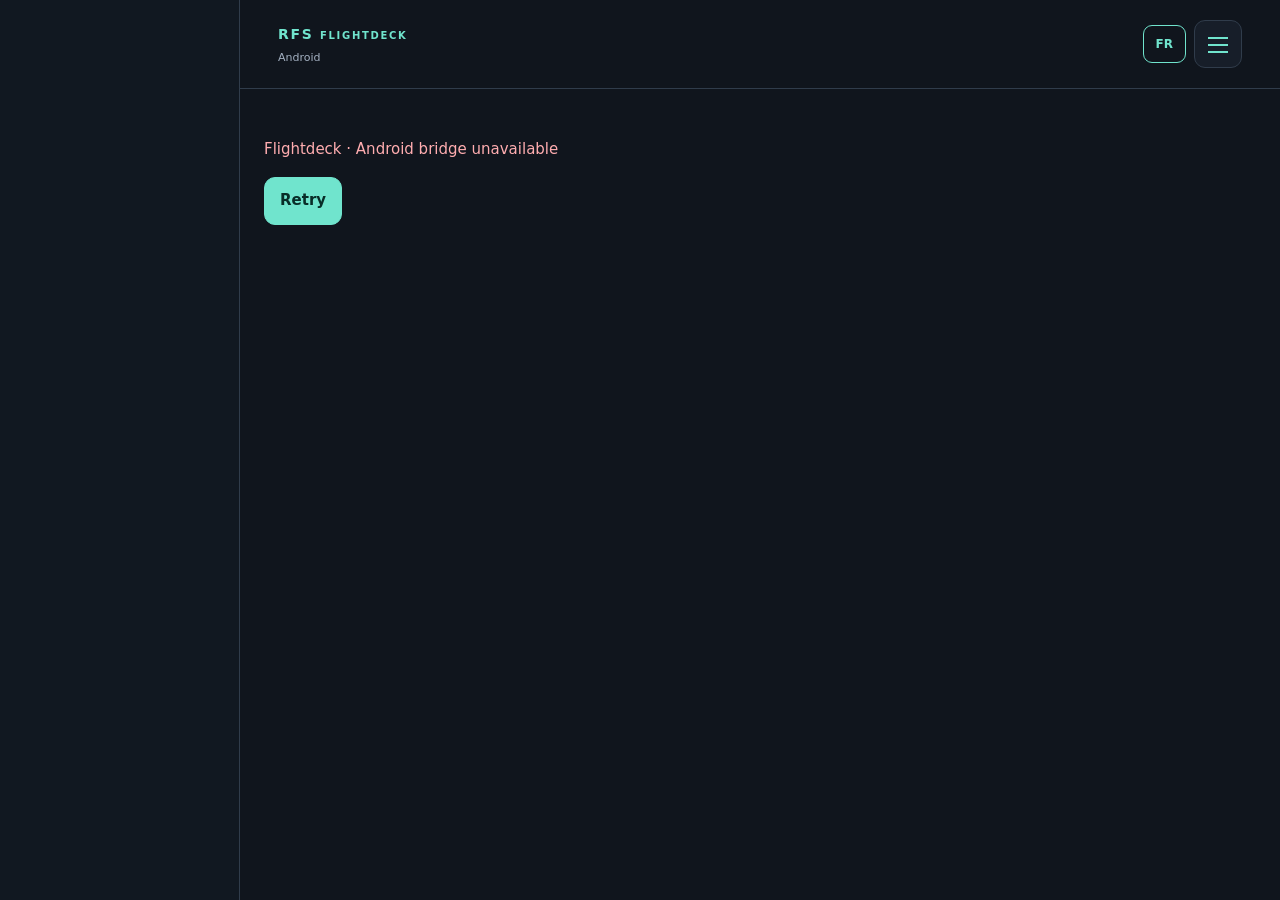
<file: android/app/src/main/assets/www/index.html>
<!doctype html>
<html lang="en">
<head>
  <meta charset="utf-8">
  <meta name="viewport" content="width=device-width, initial-scale=1, viewport-fit=cover">
  <meta http-equiv="Content-Security-Policy" content="default-src 'none'; script-src 'self'; style-src 'self'; img-src 'self' data:; connect-src 'none'; object-src 'none'; base-uri 'none'; form-action 'none'; frame-src 'none'">
  <meta name="theme-color" content="#10151d">
  <title>RFS Flightdeck</title>
  <link rel="stylesheet" href="app.css">
  <link rel="stylesheet" href="help-ui.css">
  <link rel="stylesheet" href="workspace.css">
  <script src="compat.js" defer></script>
  <script src="help-content.js" defer></script>
  <script src="help-ui.js" defer></script>
  <script src="map.js" defer></script>
  <script src="app.js" defer></script>
  <script src="experience.js" defer></script>
  <script src="online-map.js" defer></script>
  <script src="help-adapter.js" defer></script>
  <script src="updates-ui.js" defer></script>
  <script src="backup-ui.js" defer></script>
  <script src="workspace.js" defer></script>
</head>
<body>
  <header><div><strong>RFS <span>FLIGHTDECK</span></strong><p id="route">Android</p><small id="save-status" role="status"></small></div><div class="header-controls"><button id="lang-btn" class="lang-btn" type="button" aria-label="Toggle language">FR</button><button id="settings-open" aria-label="Settings" aria-expanded="false"><i></i><i></i><i></i></button></div></header>
  <div id="loading" role="status">RFS Flightdeck…</div>
  <main id="content"></main>
  <div id="toast" role="status" aria-live="polite"></div>
  <nav id="navigation" aria-label="Main navigation"></nav>
</body>
</html>
</file>
<file: assets/site.css>
:root{color-scheme:light;--paper:#f5f4ee;--surface:#fffefa;--ink:#183b33;--muted:#54645c;--line:#d4dbcf;--lime:#d4f6a5;--salmon:#b7492d;--night:#102d27;--radius:22px;font-family:system-ui,-apple-system,"Segoe UI",sans-serif}
*{box-sizing:border-box}html{scroll-behavior:smooth;scroll-padding-top:100px}body{margin:0;background:var(--paper);color:var(--ink)}body.dark{color-scheme:dark;--paper:#12251f;--surface:#1b3129;--ink:#edf3e5;--muted:#b3c3b6;--line:#3c5145;--salmon:#ffae91}a{color:inherit}button,input{font:inherit}button{color:var(--ink);border:1px solid var(--line);background:var(--surface);border-radius:10px;min-height:44px;padding:10px 14px;cursor:pointer}a,button{touch-action:manipulation;-webkit-tap-highlight-color:transparent}button:focus-visible,a:focus-visible,summary:focus-visible,[tabindex]:focus-visible{outline:3px solid var(--salmon);outline-offset:5px}h1,h2,h3,p{margin:0}h1,h2{letter-spacing:-.055em;font-weight:500;line-height:1.04}h1{font-size:clamp(48px,6.2vw,90px)}h2{font-size:clamp(35px,4vw,56px)}h3{font-size:22px;letter-spacing:-.025em}em{font-family:Georgia,serif;font-weight:400;color:var(--salmon)}[hidden]{display:none!important}.skip-link{position:fixed;top:-100px;left:16px;background:var(--lime);color:#183b33;z-index:20;padding:15px;border-radius:8px}.skip-link:focus{top:12px}.site-header{max-width:1376px;padding:22px 48px;margin:auto;display:flex;align-items:center;justify-content:space-between;gap:24px}.wordmark{display:flex;align-items:center;gap:10px;font-size:12px;letter-spacing:.07em;text-decoration:none}.wordmark span{display:flex;flex-direction:column;gap:1px}.wordmark b{font-size:14px;letter-spacing:.14em}.site-header nav{display:flex;gap:30px;font-size:13px}.site-header nav a{text-decoration:none;padding:12px 0}.header-actions{display:flex;gap:8px;align-items:center}.button{background:var(--ink);color:var(--paper);display:inline-flex;align-items:center;justify-content:center;gap:25px;min-height:54px;padding:15px 24px;border-radius:12px;text-decoration:none;font-size:14px;font-weight:600}.button.small{min-height:44px;padding:10px 20px}.text-link{text-underline-offset:5px;font-size:14px;font-weight:500;line-height:1.7}.eyebrow{font:600 11px/1.6 system-ui,sans-serif;letter-spacing:.13em;display:flex;align-items:center;gap:9px}.status-dot{height:7px;width:7px;border-radius:50%;background:#50863a}.hero{max-width:1280px;margin:40px auto 60px;padding:0 48px;display:grid;grid-template-columns:1.12fr 1fr;gap:60px;align-items:center}.hero h1{margin:24px 0}.hero-description{font-size:17px;line-height:1.8;color:var(--muted);max-width:440px}.hero-actions{margin-top:28px;display:flex;gap:22px;align-items:center;flex-wrap:wrap}.fine{font-size:11px;color:var(--muted);margin:18px 0;line-height:1.8}.draft-link{display:block;margin:18px 0;color:var(--ink);font-size:13px}.departure-board{background:var(--night);border:1px solid #325248;color:#eaf4e5;border-radius:var(--radius);transform:rotate(2deg);box-shadow:0 24px 55px #102d271a;overflow:hidden}.board-top{display:flex;justify-content:space-between;gap:10px;padding:22px 25px;border-bottom:1px solid #325248;font-size:10px;letter-spacing:.12em}.board-live{display:flex;gap:7px;align-items:center;color:#c8f3ab}.board-live i{height:5px;width:5px;border-radius:50%;background:currentColor}.board-route{padding:26px 30px 0;display:flex;align-items:center;justify-content:space-between}.board-route>div{display:flex;flex-direction:column;gap:6px}.board-route small{font-size:9px;letter-spacing:.12em;color:#b2c8ba}.board-route strong{font-size:54px;letter-spacing:-.06em;font-weight:500}.board-route span{font-size:12px}.board-route .plane-symbol{font-size:32px;color:#c8f3ab}.horizon{width:100%;display:block;margin-top:6px}.horizon .coast{stroke:#527264;fill:#254c3c;stroke-width:1.5}.horizon .airway{fill:none;stroke:url(#route-glow);stroke-width:2;stroke-dasharray:4 4}.horizon circle{fill:#c8f3ab}.horizon text{fill:#d8eacd;font:11px system-ui,sans-serif}.horizon .ocean-label{fill:#8ba598;font-size:8px;letter-spacing:.22em}.board-bottom{display:flex;justify-content:space-between;padding:20px 25px;border-top:1px solid #325248;color:#c7d8ce;font-size:11px}.benefit-strip{border-block:1px solid var(--line);padding:22px 32px;display:flex;justify-content:center;gap:clamp(20px,7vw,100px);font-size:12px;flex-wrap:wrap}.section{max-width:1280px;margin:auto;padding:88px 48px;scroll-margin-top:20px}.section-heading .eyebrow{margin-bottom:20px}.section-heading>p:last-child{color:var(--muted);max-width:570px;line-height:1.8;margin-top:18px}.feature-grid{display:grid;grid-template-columns:repeat(3,minmax(0,1fr));gap:20px;margin-top:40px}.feature{border:1px solid var(--line);background:var(--surface);border-radius:var(--radius);padding:26px}.step-number{font-size:10px;letter-spacing:.14em;color:var(--muted)}.feature h3{margin:20px 0 14px}.feature p{font-size:14px;color:var(--muted);line-height:1.85}.feature-tag{display:inline-block;margin-top:24px;border-top:1px solid var(--line);padding-top:14px;font-size:10px;letter-spacing:.02em}.feature-visual{height:110px;margin-top:22px;border-radius:12px;background:var(--paper);display:flex;align-items:center;justify-content:center;gap:14px;color:var(--ink)}.airport-tags span{border:1px solid var(--line);border-radius:12px;padding:15px;font-size:26px;letter-spacing:-.06em}.airport-tags i{font-style:normal}.fuel-bars{align-items:flex-end;padding:22px}.fuel-bars i{display:block;width:18px;background:#91b286;border-radius:4px 4px 0 0;height:35px}.fuel-bars i:nth-child(2){height:62px;background:#325e49}.fuel-bars i:nth-child(3){height:44px}.fuel-bars i:nth-child(4){height:24px}.fuel-bars span{font-size:12px;align-self:center}.message-lines{align-items:stretch;justify-content:center;flex-direction:column;gap:10px;padding:22px;font:9px ui-monospace,monospace}.message-lines i{height:4px;border-radius:4px;background:var(--line);width:70%}.message-lines i:nth-of-type(2){width:48%}.message-lines b{font-weight:400;color:var(--salmon)}.download{background:var(--surface);border:1px solid var(--line);border-radius:28px;margin:0 auto;max-width:1184px;padding:50px}.platform-tabs{display:flex;gap:8px;flex-wrap:wrap;margin:30px 0 22px}.platform-tabs button[aria-selected=true]{background:var(--ink);color:var(--paper);border-color:var(--ink)}#installation{border:1px solid var(--line);background:var(--paper);padding:26px;border-radius:16px;display:grid;grid-template-columns:1.1fr 1fr;gap:35px}#installation h3{margin-bottom:10px}#installation p{line-height:1.8;font-size:14px;color:var(--muted)}#installation .button{margin:20px 0 14px}#installation ol{margin:0;padding-left:22px;font-size:14px;line-height:1.9}#installation li{padding:6px 0}.download-note{font-size:12px;color:var(--muted);line-height:1.9;margin-top:20px}.quiet-section{display:grid;grid-template-columns:1fr 1fr;gap:75px}.quiet-section .eyebrow{margin-bottom:22px}.quiet-copy p{color:var(--muted);font-size:15px;line-height:1.9;margin-bottom:20px}.faq{padding-top:10px}.faq-list{margin:30px 0 24px}.faq details{border-bottom:1px solid var(--line);padding:0 0 18px;margin:18px 0}.faq summary{font-size:17px;cursor:pointer;min-height:44px;display:flex;justify-content:space-between;align-items:center;gap:18px;list-style:none}.faq summary::-webkit-details-marker{display:none}.faq summary:after{content:'+';font-size:25px;font-weight:300}.faq details[open] summary:after{content:'−'}.faq details p{font-size:14px;line-height:1.9;max-width:760px;padding-top:10px;color:var(--muted)}.farewell{text-align:center;padding:65px 24px 90px;border-top:1px solid var(--line)}.farewell p{font-size:clamp(26px,4vw,45px);line-height:1.3;letter-spacing:-.03em;margin-bottom:25px}footer{border-top:1px solid var(--line);padding:30px 48px;display:flex;align-items:center;justify-content:space-between;gap:22px;font-size:11px;color:var(--muted)}footer .wordmark{gap:5px}footer p{line-height:1.8}.site-header button{font-size:12px}
@media(min-width:900px){.departure-board:hover{transform:rotate(0deg) translateY(-3px)}.feature:hover{border-color:var(--ink)}}@media(prefers-reduced-motion:no-preference){.departure-board{transition:transform .35s}.button{transition:transform .15s,opacity .15s}.button:hover{transform:translateY(-2px)}.hero-copy,.departure-board{animation:arrival .6s both}@keyframes arrival{from{opacity:0;translate:0 10px}to{opacity:1;translate:0 0}}}@media(prefers-reduced-motion:reduce){html{scroll-behavior:auto}}@media(max-width:950px){.site-header{padding:18px 24px}.hero{gap:25px;padding:0 24px}.hero-actions{gap:14px}.feature{padding:22px}.section{padding:65px 24px}.download{margin:0 24px;padding:32px}.quiet-section{gap:30px}.board-route strong{font-size:45px}}@media(max-width:700px){.site-header{gap:8px;padding:15px 20px}.site-header nav{display:none}.wordmark img{width:30px;height:30px}.wordmark b{font-size:11px}.header-actions{gap:5px}.header-actions button{padding:9px 11px}.header-actions .button{display:none}.hero{grid-template-columns:1fr;margin:30px auto 42px;padding:0 24px;gap:34px}.hero h1{font-size:clamp(44px,10vw,70px);margin:22px 0}.hero-description{font-size:16px}.hero-actions{align-items:flex-start;flex-direction:column;gap:18px}.departure-board{transform:none;max-width:500px;width:100%}.board-top{padding:18px}.board-route{padding:24px 24px 0}.board-route strong{font-size:50px}.board-bottom{padding:18px}.horizon{max-height:250px}.benefit-strip{justify-content:flex-start;gap:16px;padding:24px}.section{padding:55px 24px}.feature-grid{grid-template-columns:1fr;margin-top:30px}.feature{padding:24px}.feature-visual{height:85px}.feature h3{margin:18px 0 12px}.download{margin:0 16px;padding:30px 20px}.platform-tabs{gap:6px}.platform-tabs button{font-size:13px;padding:10px 12px}#installation{grid-template-columns:1fr;gap:20px;padding:20px}.quiet-section{grid-template-columns:1fr;gap:28px}.faq{padding-top:10px}.farewell{padding:45px 24px 65px}footer{padding:26px 24px;align-items:flex-start;flex-direction:column}.eyebrow{font-size:10px;letter-spacing:.1em}}
</file>
<file: mobile/help-ui.css>
.fd-help{box-sizing:border-box;width:min(680px,calc(100vw - 28px));max-height:calc(100dvh - 32px);margin:auto;padding:22px;border:1px solid var(--border,#35465e);border-radius:20px;background:var(--card,#121d2e);color:var(--text,#e6edf7);font:inherit;overflow:auto;overscroll-behavior:contain;scrollbar-color:var(--accent,#70e4cd) transparent}
.fd-help::backdrop{background:rgba(0,10,20,.72)}
.fd-help h2{font-size:1.4rem;line-height:1.3;margin:18px 0}.fd-help h3{font-size:1.15rem;margin:12px 0}.fd-help p{line-height:1.6;margin:12px 0}
.fd-help-head{display:flex;align-items:center;justify-content:space-between;gap:12px;letter-spacing:.1em;font-size:.8rem;color:var(--accent,#70e4cd)}
.fd-help button,.fd-help select,.fd-help input{box-sizing:border-box;min-height:46px;border:1px solid var(--border,#35465e);border-radius:10px;background:var(--input-bg,#0d1726);color:inherit;padding:10px 14px;font:inherit;cursor:pointer}
.fd-help select,.fd-help input{width:100%;margin:8px 0}.fd-help label{display:block;margin-top:14px}.fd-help button:disabled{opacity:.45;cursor:default}
.fd-help button[aria-pressed=true]{border-color:var(--accent,#70e4cd)}.fd-help-actions{display:flex;flex-wrap:wrap;gap:8px}.fd-help-step{padding:16px 0;animation:fd-help-enter .16s ease-out}.fd-help-progress,.fd-help-note{font-size:.85rem;opacity:.8}
.fd-help-skip{width:100%;margin-top:18px}.fd-help details{margin:8px 0;padding:14px;border:1px solid var(--border,#35465e);border-radius:12px}.fd-help summary{cursor:pointer;min-height:26px;line-height:1.5}.fd-help [hidden]{display:none!important}
@keyframes fd-help-enter{from{opacity:.65;transform:translateY(4px)}to{opacity:1;transform:none}}
@media(prefers-reduced-motion:reduce){.fd-help-step{animation:none}}
</file>
<file: mobile/workspace.css>
/* Same cockpit vocabulary as the installable app, without changing web data. */
:root{--bg:#101c1b;--card:#172623;--card-border:#354942;--input-bg:#111f1b;--input-border:#42554b;--input-focus:#c8f3ab;--primary:#c8f3ab;--primary-hover:#bce69f;--accent:#c8f3ab;--text:#f0f4e9;--text-muted:#bdcaba;--text-dim:#a3b59f;--radius:18px}
body{font-size:15px;line-height:1.6;padding-bottom:calc(100px + env(safe-area-inset-bottom));background:var(--bg)}header{background:var(--bg);backdrop-filter:none;-webkit-backdrop-filter:none;padding:16px 24px;gap:12px;top:0}.brand-title{font-size:15px;letter-spacing:.02em}.brand-icon{font-size:22px;color:var(--accent)}.brand-badge{display:none}header .btn,header select{width:auto;min-height:44px;margin:0;font-size:12px}header .btn{padding:10px 14px}.web-home{font-size:11px;color:var(--text-muted);text-decoration:none;min-height:44px;display:flex;align-items:center}.container{max-width:1136px;padding:22px 24px}.tab-bar{max-width:1088px;margin:16px auto 0;border-radius:12px;min-height:52px}.tab-btn{min-height:44px;color:var(--text-muted)}.tab-btn.active{background:var(--accent);color:#122718;box-shadow:none}.web-flight-strip{display:flex;align-items:center;justify-content:space-between;gap:16px;padding:24px;border:1px solid var(--card-border);border-radius:20px;margin:0 0 22px;background:var(--card)}.web-flight-strip h1{font-size:29px;letter-spacing:-.04em;font-weight:500;color:var(--text);line-height:1.2}.web-flight-strip .route-label{font:600 10px/1.6 system-ui,sans-serif;letter-spacing:.14em;color:var(--accent);margin-bottom:8px}.web-flight-strip p{font-size:12px;color:var(--text-muted);margin-top:8px}.web-route{font:500 25px/1.2 ui-monospace,monospace;white-space:nowrap;color:var(--accent)}.card{box-shadow:none;border-radius:18px;padding:24px;margin-bottom:20px}.card-title{color:var(--text-muted);font-size:10px;letter-spacing:.12em;margin-bottom:20px}.field{gap:7px;margin-bottom:16px}input,select{min-height:48px;padding:12px;font-size:15px;border-radius:10px}label{font-size:12px;color:var(--text-muted)}button:focus-visible,a:focus-visible{outline:3px solid var(--accent);outline-offset:3px}.btn-primary,.btn-success{background:var(--accent);color:#122718;border-color:var(--accent);box-shadow:none}.btn-primary:hover,.btn-success:hover{background:#dcffc2}.btn{min-height:46px;border-radius:10px;font-size:13px}.bottom-bar{background:var(--bg);backdrop-filter:none;-webkit-backdrop-filter:none;border-top:1px solid var(--card-border);padding:14px max(20px,env(safe-area-inset-left)) max(14px,env(safe-area-inset-bottom));gap:12px}.preview-box{padding:22px;min-height:300px;border-radius:12px;font-size:13px;line-height:1.8}.web-note{padding:14px 18px;border:1px solid var(--card-border);border-radius:12px;color:var(--text-muted);font-size:12px;line-height:1.7;max-width:1088px;margin:16px auto}.web-note #web-context-help{display:none}.web-note p{margin:0}.web-disclosure{border-top:1px solid var(--card-border);padding-top:14px}.web-disclosure summary{cursor:pointer;min-height:44px;color:var(--accent);font-size:13px}.web-disclosure[open] summary{margin-bottom:12px}.web-save{font-size:11px;color:var(--text-muted);display:block;margin-top:5px}#panel-fuel .card{max-width:760px;margin-inline:auto}.toast{background:var(--accent);color:#122718;bottom:100px;max-width:650px}.req{color:#ffb3a0}#web-context-help{min-height:44px}
@media(min-width:850px){#panel-form.active{display:grid;grid-template-columns:1.15fr 1fr;gap:20px;align-items:start}#panel-form .card{margin:0}#panel-form .web-route-card{grid-row:span 2}#panel-preview .card{max-width:850px;margin:auto}.web-note{display:flex;align-items:center;gap:25px}.web-note #web-context-help{display:block;white-space:nowrap}.bottom-bar .btn-primary{flex:0 1 500px}.bottom-bar{justify-content:center}.web-flight-strip{padding:30px}.web-flight-strip h1{font-size:38px}header{padding-inline:max(24px,calc((100vw - 1088px)/2))}#web-language{margin-left:auto}}
@media(max-width:700px){header{padding:12px 18px}.brand{flex:1}.brand-title{font-size:13px}header .brand-icon{font-size:18px}header .btn[onclick]{display:none}.container{padding:18px 16px}.tab-bar{margin:12px 16px 0}.tab-btn{padding:10px 6px;font-size:12px}.web-flight-strip{padding:20px;align-items:flex-start;flex-direction:column;gap:16px}.web-flight-strip h1{font-size:28px}.web-route{width:100%;display:flex;justify-content:space-between;font-size:24px}.web-note{margin:16px;font-size:11px;padding:12px}.card{padding:20px}.bottom-bar{padding-inline:16px}.brand .web-home{display:none}header select{max-width:105px;font-size:12px;padding:9px}.grid-2{gap:14px}.web-disclosure summary{font-size:12px}}
#web-context-help{display:inline-flex!important;align-items:center;margin-top:8px}
#web-prototype-note{margin:0 0 12px;padding:12px 14px;width:auto}#web-context-help{margin-bottom:18px}
@media(prefers-reduced-motion:reduce){*{scroll-behavior:auto!important;transition:none!important}}
</file>
<file: android/app/src/main/assets/www/app.css>
:root{color-scheme:dark;--bg:#10151d;--card:#171e29;--field:#111821;--text:#edf4fa;--muted:#a4b1c2;--border:#303c4b;--accent:#70e4cd;--accent-text:#082d28;--danger:#ffadb0}
body.light{color-scheme:light;--bg:#eff3f4;--card:#fff;--field:#f5f8f9;--text:#142731;--muted:#516772;--border:#cddbdf;--accent:#096a60;--accent-text:#fff;--danger:#a72b34}
*{box-sizing:border-box}body{margin:0;background:var(--bg);color:var(--text);font:15px/1.5 system-ui,sans-serif;padding-bottom:94px}header{position:sticky;top:0;z-index:5;background:var(--bg);border-bottom:1px solid var(--border);padding:14px 18px;display:flex;align-items:center;justify-content:space-between}header strong{letter-spacing:.1em;color:var(--accent)}header span{font-size:11px}header p{font-size:12px;margin:3px 0 0;color:var(--muted)}main{max-width:760px;margin:auto;padding:18px 16px}h1{font-size:25px;line-height:1.2;margin:0 0 8px}h2{font-size:16px;margin:0 0 16px}h3{font-size:15px}p{margin:8px 0 16px}.muted,.hint{color:var(--muted);font-size:13px}.card,details{border:1px solid var(--border);border-radius:14px;background:var(--card);padding:18px;margin:14px 0}.card p:last-child{margin-bottom:0}summary{font-weight:600;cursor:pointer;min-height:36px}details[open]>summary{margin-bottom:14px}.grid{display:grid;grid-template-columns:repeat(2,minmax(0,1fr));gap:12px}.field{display:flex;flex-direction:column;gap:6px;margin-bottom:15px;min-width:0}label{font-size:13px;color:var(--muted)}input,select,textarea,button{font:inherit}input,select,textarea{color:var(--text);background:var(--field);border:1px solid var(--border);border-radius:9px;padding:12px;width:100%;min-height:48px}input:focus,select:focus,textarea:focus{outline:2px solid var(--accent);outline-offset:1px}input[type=checkbox]{width:23px;min-height:23px;accent-color:var(--accent)}.check{display:flex;align-items:center;gap:12px;min-height:48px;color:var(--text)}button{color:var(--text);background:var(--card);border:1px solid var(--border);border-radius:10px;padding:11px 15px;min-height:48px;cursor:pointer}button:disabled{opacity:.45;cursor:default}button.primary{color:var(--accent-text);background:var(--accent);border-color:var(--accent);font-weight:700}.actions{display:flex;gap:10px;flex-wrap:wrap}.actions>*{flex:1}.danger{color:var(--danger)}.issues{padding:12px;background:var(--field);border-radius:9px}.invalid{border-color:var(--danger)}.error-hint{color:var(--danger);font-size:12px}.preview{font:13px/1.6 ui-monospace,monospace;min-height:330px;white-space:pre;overflow:auto;resize:vertical}.result{border-top:1px solid var(--border);padding:15px 0}.result:first-child{border-top:0}.result strong{display:block;font-size:16px}.badge{display:inline-block;border:1px solid var(--border);padding:3px 8px;border-radius:20px;font-size:11px;color:var(--accent)}.stat{color:var(--accent);font-size:27px;font-weight:700}.table{width:100%;font-size:13px;border-collapse:collapse}.table td{border-bottom:1px solid var(--border);padding:10px 0}.table td:last-child{text-align:right}pre{white-space:pre-wrap;word-break:break-word;font-size:12px}nav{position:fixed;bottom:0;left:0;right:0;z-index:5;display:flex;background:var(--card);border-top:1px solid var(--border);padding:8px 6px max(8px,env(safe-area-inset-bottom));justify-content:space-around}nav button{background:transparent;border:0;min-width:0;padding:7px 5px;font-size:11px;border-radius:8px;flex:1}nav button span{display:block;font-size:19px}nav button[aria-current=page]{background:var(--field);color:var(--accent)}#toast{position:fixed;left:16px;right:16px;bottom:94px;background:var(--accent);color:var(--accent-text);padding:14px;border-radius:10px;z-index:9;display:none}#toast.show{display:block}#loading{padding:40px 24px}.tag-row{display:flex;flex-wrap:wrap;gap:5px;margin-bottom:12px}.pilot{border-top:1px solid var(--border);padding-top:14px}.search-items{max-height:230px;overflow:auto}.search-items button{display:block;width:100%;text-align:left;margin-bottom:7px}.welcome{text-align:center}.welcome .ticket{padding:24px;border:2px dashed var(--accent);border-radius:12px;font-size:22px;margin:20px 0}button:focus-visible{outline:2px solid var(--accent)}@media(max-width:360px){.grid{grid-template-columns:1fr}header span{display:none}}@media(prefers-reduced-motion:no-preference){button:active{transform:translateY(1px)}}

.aircraft-dialog{width:min(94vw,560px);color:var(--text);background:var(--card);border:1px solid var(--border);border-radius:14px;padding:20px}.aircraft-dialog::backdrop{background:#0009}.aircraft-dialog .search-items{margin:14px 0;max-height:45vh}

/* System insets are applied to the native parent, outside this viewport. */
body{padding-bottom:104px;overscroll-behavior-y:contain;scrollbar-color:var(--accent) var(--field)}
::-webkit-scrollbar{width:7px;height:7px}::-webkit-scrollbar-track{background:var(--field)}::-webkit-scrollbar-thumb{background:var(--accent);border-radius:8px;border:2px solid var(--field)}
header{min-height:84px;padding:12px 18px;gap:12px}header>div{min-width:0}header p{overflow:hidden;text-overflow:ellipsis;white-space:nowrap;max-width:75vw}
#save-status{font-size:10px;color:var(--muted)}#settings-open{position:relative;width:48px;flex-shrink:0;padding:12px}
#settings-open i{position:absolute;left:13px;right:13px;height:2px;background:var(--accent);top:23px;transition:transform .2s,opacity .2s}
#settings-open i:first-child{transform:translateY(-7px)}#settings-open i:last-child{transform:translateY(7px)}
#settings-open.is-close i:first-child{transform:rotate(45deg)}#settings-open.is-close i:nth-child(2){opacity:0}#settings-open.is-close i:last-child{transform:rotate(-45deg)}
nav{padding:10px 8px 14px;min-height:78px}nav button{touch-action:manipulation}main{padding:20px 16px 32px}
.result.card{padding:20px;margin:16px 0;border:1px solid var(--border);content-visibility:auto;contain-intrinsic-size:auto 230px;contain:layout style}
.result strong{margin:10px 0}.result p{margin:10px 0 16px}.result .actions{gap:12px}.finder-readable{padding:16px 0 0;line-height:1.65}.table th,.table td{padding:10px 8px;text-align:left}.table td:last-child{text-align:right}
.route-codes{display:flex;align-items:center;justify-content:space-between;color:var(--accent);font-size:26px;gap:12px}.flight-overview{border-color:var(--accent)}.quiet{font-size:12px;padding:6px 12px;min-height:42px;color:var(--accent)}
.flight-overview{padding:14px}.flight-overview .actions{flex-wrap:nowrap;gap:8px}.flight-overview .actions button{min-width:0;padding:9px 7px;font-size:13px;line-height:1.3}.flight-overview p{margin:10px 0}.flight-overview .route-codes{font-size:24px}
.grid .field:has(input[id$="aircraft"]){grid-column:1/-1}dialog{max-height:85dvh;overflow:auto;overscroll-behavior:contain}
@media(prefers-reduced-motion:reduce){#settings-open i{transition:none}}
.map-shell{border:1px solid var(--border);border-radius:14px;overflow:hidden;margin:14px 0;background:var(--field)}#route-map{display:block;width:100%;height:clamp(260px,45vh,520px);touch-action:none;cursor:grab}#route-map:active{cursor:grabbing}#map-status{padding:9px 12px;margin:0}.map-actions{margin-bottom:14px}.map-actions button:first-child,.map-actions button:nth-child(2){flex:0 0 52px}.map-countries{margin-top:14px}.library-actions{margin-top:12px}.pilot-editor{max-height:85vh;overflow:auto}nav button{overflow-wrap:anywhere;font-size:10px;min-height:48px}nav button span{font-size:18px}

.issue-link{display:block;text-align:left;width:100%;margin:8px 0;padding:12px;line-height:1.5}.issue-target{outline:3px solid var(--accent,#70e4cd);outline-offset:3px}.context-help{margin:0 0 18px;min-height:44px}.copy-policy{margin:16px 0}
.header-controls{display:flex;align-items:center;gap:8px}
.lang-btn{min-height:38px;padding:6px 12px;font-weight:700;font-size:12px;border:1px solid var(--accent);color:var(--accent);background:transparent;border-radius:9px;cursor:pointer;line-height:1}
.welcome-lang-row{display:flex;gap:10px;justify-content:center;margin-bottom:16px}
.quiet-chip{font-size:12px;padding:6px 12px;border-radius:16px;background:var(--field);border:1px solid var(--border);color:var(--text);min-height:34px;cursor:pointer}
.quiet-chip.primary{background:var(--accent);color:var(--accent-text);border-color:var(--accent);font-weight:700}
</file>
<file: android/app/src/main/assets/www/help-ui.css>
.fd-help{box-sizing:border-box;width:min(680px,calc(100vw - 28px));max-height:calc(100dvh - 32px);margin:auto;padding:22px;border:1px solid var(--border,#35465e);border-radius:20px;background:var(--card,#121d2e);color:var(--text,#e6edf7);font:inherit;overflow:auto;overscroll-behavior:contain;scrollbar-color:var(--accent,#70e4cd) transparent}
.fd-help::backdrop{background:rgba(0,10,20,.72)}
.fd-help h2{font-size:1.4rem;line-height:1.3;margin:18px 0}.fd-help h3{font-size:1.15rem;margin:12px 0}.fd-help p{line-height:1.6;margin:12px 0}
.fd-help-head{display:flex;align-items:center;justify-content:space-between;gap:12px;letter-spacing:.1em;font-size:.8rem;color:var(--accent,#70e4cd)}
.fd-help button,.fd-help select,.fd-help input{box-sizing:border-box;min-height:46px;border:1px solid var(--border,#35465e);border-radius:10px;background:var(--input-bg,#0d1726);color:inherit;padding:10px 14px;font:inherit;cursor:pointer}
.fd-help select,.fd-help input{width:100%;margin:8px 0}.fd-help label{display:block;margin-top:14px}.fd-help button:disabled{opacity:.45;cursor:default}
.fd-help button[aria-pressed=true]{border-color:var(--accent,#70e4cd)}.fd-help-actions{display:flex;flex-wrap:wrap;gap:8px}.fd-help-step{padding:16px 0;animation:fd-help-enter .16s ease-out}.fd-help-progress,.fd-help-note{font-size:.85rem;opacity:.8}
.fd-help-skip{width:100%;margin-top:18px}.fd-help details{margin:8px 0;padding:14px;border:1px solid var(--border,#35465e);border-radius:12px}.fd-help summary{cursor:pointer;min-height:26px;line-height:1.5}.fd-help [hidden]{display:none!important}
@keyframes fd-help-enter{from{opacity:.65;transform:translateY(4px)}to{opacity:1;transform:none}}
@media(prefers-reduced-motion:reduce){.fd-help-step{animation:none}}
</file>
<file: android/app/src/main/assets/www/workspace.css>
/* Responsive cockpit: existing theme colours, large type and progressive detail. */
body{font-size:15px;line-height:1.6;padding-bottom:100px}main{max-width:1120px;padding:24px 20px 40px}h1{font-size:clamp(27px,3.4vw,42px);font-weight:500;letter-spacing:-.045em;line-height:1.12;margin-bottom:12px}h2{font-weight:600;font-size:17px}.card,details{border-radius:18px;padding:22px;box-shadow:none;margin:18px 0}input,textarea,select{border-radius:11px;padding:13px;min-height:48px}button{border-radius:11px;min-height:46px;line-height:1.45}button:focus-visible,summary:focus-visible,[tabindex]:focus-visible{outline:3px solid var(--accent);outline-offset:3px}h1:focus{outline:none}.context-help{font-size:11px;color:var(--muted);border:0;padding:6px 0;min-height:36px;margin-bottom:10px}header{padding:16px 20px;min-height:88px}header strong{font-size:14px;letter-spacing:.12em}header span{font-size:10px}#route{font-size:11px}.eyebrow{font-size:10px;font-weight:600;letter-spacing:.12em;color:var(--muted)}.cockpit{background:var(--card);border:1px solid var(--border);border-radius:22px;padding:25px;margin:20px 0 24px;position:relative;overflow:hidden}.cockpit:before{content:'';position:absolute;inset:0;pointer-events:none;background-image:linear-gradient(transparent 95%,var(--border) 95%),linear-gradient(90deg,transparent 95%,var(--border) 95%);background-size:35px 35px;opacity:.15}.cockpit>*{position:relative}.cockpit-top{display:flex;justify-content:space-between;gap:12px;align-items:center}.cockpit-count{font-size:10px;color:var(--accent)}.cockpit-route{display:flex;align-items:center;justify-content:space-between;gap:20px;margin:25px 0 10px}.cockpit-route small{font-size:9px;letter-spacing:.1em;color:var(--muted)}.cockpit-route strong{display:block;font-size:clamp(34px,5vw,66px);font-weight:500;letter-spacing:-.07em;color:var(--text)}.cockpit-route>span{font-size:35px;color:var(--accent)}.cockpit-route p{font-size:12px;color:var(--muted);margin:0}.cockpit-aircraft{font-size:13px;color:var(--muted);margin:18px 0}.prep-checks{display:flex;flex-wrap:wrap;gap:6px;margin:22px 0}.prep-checks button{padding:6px 9px;border-color:var(--border);background:var(--field);font-size:10px;min-height:44px}.prep-checks i{font-style:normal;color:var(--muted);margin-right:5px}.prep-checks i.done{color:var(--accent)}.cockpit-actions{display:flex;gap:12px;flex-wrap:wrap}.cockpit-actions button.primary{flex:1}.cockpit>.hint{font-size:10px;margin:14px 0 0}.section-number{font-size:10px;display:inline-flex;padding:5px 7px;border:1px solid var(--border);color:var(--accent);margin-right:9px;border-radius:6px}.grid{gap:18px}.route-card input{font-size:20px;font-weight:500;text-transform:uppercase}.field label{font-size:12px}.field .quiet{font-size:11px;min-height:42px;margin:0}.flight-flags,.text-aircraft{border:0;border-top:1px solid var(--border);padding:14px 0 0;background:none;border-radius:0;margin:12px 0 0}.flight-flags summary,.text-aircraft summary{font-size:12px;color:var(--muted)}.finder-search>.field{margin:16px 0}.finder-search #search{width:100%;margin-top:16px}.finder-aircraft-group{margin:20px 0}.finder-aircraft-group>label{display:block;margin-bottom:10px}.finder-aircraft-group>button{width:100%;text-align:left}.aircraft-chips{display:flex;flex-wrap:wrap;gap:8px;margin-top:12px}.aircraft-chips button{min-height:44px;font-size:12px;color:var(--accent);padding:7px 12px}.finder-aircraft-group .hint{font-size:11px;margin-bottom:0}.finder-specific{padding:15px;background:var(--field);margin:18px 0}.finder-specific summary{font-size:12px}.duration-picks{display:flex;gap:8px;flex-wrap:wrap;align-items:center;border-bottom:1px solid var(--border);padding-bottom:20px;margin:14px 0 22px}.duration-picks>span{width:100%;font-size:12px;color:var(--muted)}.duration-picks button{font-size:11px;padding:9px 12px;min-height:44px}.finder-empty{padding:30px 24px;text-align:center;border:1px dashed var(--border);border-radius:18px;margin:24px 0}.finder-empty>span{font-size:35px;color:var(--accent)}.finder-empty h2{margin:10px 0}.finder-empty p{font-size:13px;color:var(--muted);max-width:520px;margin:10px auto}.result.card{border-radius:18px;padding:20px;contain-intrinsic-size:auto 270px}.result strong{font-size:24px;letter-spacing:-.025em}.result .actions{display:grid;grid-template-columns:1fr 1fr}.result .actions .primary{grid-column:1/-1;min-height:48px}.result .actions button{font-size:12px}.result-extra{margin:14px 0 0;padding:10px 0 0;border:0;border-top:1px solid var(--border);border-radius:0;background:none}.result-extra summary{font-size:11px;color:var(--muted);min-height:36px}.result-extra button{font-size:11px}.comparison-heading{display:flex;justify-content:space-between;gap:10px}.comparison-scroll{overflow:auto;border:1px solid var(--border);border-radius:10px;margin-top:20px}.comparison .table{min-width:500px}.comparison caption{caption-side:bottom;color:var(--muted);font-size:11px;padding:12px;text-align:left}.comparison th,.comparison td{text-align:left!important;padding:14px!important;vertical-align:top;white-space:normal}.comparison th{font-weight:500}.comparison th:first-child{font-size:12px;color:var(--muted)}.comparison th small{display:block;margin-top:8px;color:var(--accent);font-size:11px}.comparison td button{font-size:11px;margin-bottom:7px}.aircraft-option{display:flex;align-items:center;gap:12px;padding:12px;border-bottom:1px solid var(--border);min-height:62px;color:var(--text)}.aircraft-option input{flex:0 0 24px;min-height:24px;width:24px;accent-color:var(--accent)}.aircraft-option small{display:block;color:var(--muted);font-size:11px;margin-top:4px}.aircraft-multi .search-items{max-height:45dvh;overscroll-behavior:contain}.aircraft-multi>button{width:100%}#navigation{padding:8px 8px 12px;min-height:76px;gap:4px}#navigation>button b{font-size:11px;font-weight:500}#navigation button span{font-size:20px;line-height:1.4}#navigation button[aria-current=page]{background:var(--field);border:1px solid var(--border);border-radius:12px}.nav-brand,.nav-local{display:none}#nav-tools{position:absolute;bottom:90px;left:12px;right:12px;padding:12px;background:var(--card);border:1px solid var(--border);border-radius:16px;display:grid;grid-template-columns:repeat(3,1fr);gap:10px;box-shadow:0 10px 35px #0003}#nav-tools[hidden]{display:none}#nav-tools button{min-height:68px;border:1px solid var(--border);font-size:12px}#toast{bottom:100px;font-size:13px}.preview{white-space:pre-wrap;min-height:350px}.aircraft-dialog{border-radius:20px;padding:24px}.aircraft-dialog h2{font-size:22px;letter-spacing:-.03em}#comparison-area:empty{display:none}
@media(min-width:1000px){body{padding-left:240px;padding-bottom:0}header{padding:20px 38px}main{padding:40px 38px;max-width:1200px}#navigation{left:0;top:0;right:auto;bottom:0;width:240px;padding:35px 22px;border-top:0;border-right:1px solid var(--border);flex-direction:column;align-items:stretch;justify-content:flex-start;gap:8px;background:var(--field)}.nav-brand{display:flex;flex-direction:column;color:var(--accent);font-size:12px;margin:0 12px 32px;letter-spacing:.13em;gap:4px}.nav-brand strong{font-size:20px;letter-spacing:.08em}.nav-brand small{font-size:10px;color:var(--muted);letter-spacing:0;margin-top:13px}.nav-local{display:block;font-size:10px;color:var(--muted);margin:auto 12px 5px}#navigation button{display:flex;align-items:center;gap:14px;flex:none;min-height:48px;padding:12px;text-align:left}#navigation button b{font-size:13px}#nav-more{display:none!important}#nav-tools{position:static;display:contents;padding:0;border:0;box-shadow:none}#nav-tools button{border:0;min-height:48px}.cockpit{padding:30px;margin-top:30px}.cockpit-actions{max-width:530px}.cockpit-route{max-width:630px}.prep-checks button{padding:10px 16px;font-size:12px}body[data-workspace-screen=flight] #content{display:grid;grid-template-columns:1fr 1fr;gap:0 22px;align-items:start}body[data-workspace-screen=flight] #content>h1,body[data-workspace-screen=flight] #content>.muted,body[data-workspace-screen=flight] #content>.context-help,body[data-workspace-screen=flight] #content>.cockpit,body[data-workspace-screen=flight] #content>.actions,body[data-workspace-screen=flight] #content>.hint{grid-column:1/-1}body[data-workspace-screen=flight] .route-card .grid{grid-template-columns:1fr}.finder-search{max-width:800px}.finder-search>.field{display:inline-flex;width:calc(50% - 12px);vertical-align:top;margin-right:10px}.finder-search>.field:has(#finder-airline){width:100%;margin-right:0}.finder-search .finder-aircraft-group{grid-column:1/-1}#finder-results{display:grid;grid-template-columns:1fr 1fr;gap:16px;align-items:start}.result.card{margin:0;contain-intrinsic-size:auto 310px}.finder-readable{font-size:13px}.finder-readable .table{font-size:12px}#toast{left:270px;right:30px;bottom:24px;max-width:850px}}
@media(max-width:380px){main{padding:20px 14px}.cockpit{padding:20px}.cockpit-route strong{font-size:36px}.prep-checks{gap:5px}.prep-checks button{font-size:9px;padding:6px 7px}.cockpit-actions>button{width:100%}.route-card .grid{grid-template-columns:1fr}.aircraft-dialog{padding:18px}.card,details{padding:20px}.result.card{padding:20px}#navigation button b{font-size:10px}header{padding:14px}header p{max-width:62vw}}
@media(prefers-reduced-motion:no-preference){main>h1,.cockpit{animation:cockpit-enter .22s ease both}@keyframes cockpit-enter{from{opacity:.5;translate:0 5px}to{opacity:1;translate:0 0}}}@media(prefers-reduced-motion:reduce){*{scroll-behavior:auto!important;transition:none!important}}
@media(max-width:999px){body{padding-bottom:calc(100px + env(safe-area-inset-bottom,0px))}header{padding-top:calc(16px + env(safe-area-inset-top,0px))}#navigation{padding-bottom:calc(12px + env(safe-area-inset-bottom,0px))}#nav-tools{bottom:calc(90px + env(safe-area-inset-bottom,0px))}#toast{bottom:calc(100px + env(safe-area-inset-bottom,0px))}}
#compare-jump{position:sticky;top:100px;z-index:2;margin:12px 0 20px;background:var(--card);color:var(--accent)}[hidden]{display:none!important}
@media(max-width:599px){.identity-card>.grid,.route-card>.grid{grid-template-columns:1fr}.identity-card .aircraft-field{min-width:0}.finder-search>.field{margin-bottom:20px}}
.field .quiet{min-height:48px}
button{min-height:48px}
.aircraft-option{content-visibility:auto;contain-intrinsic-size:auto 76px;min-height:76px}
</file>
